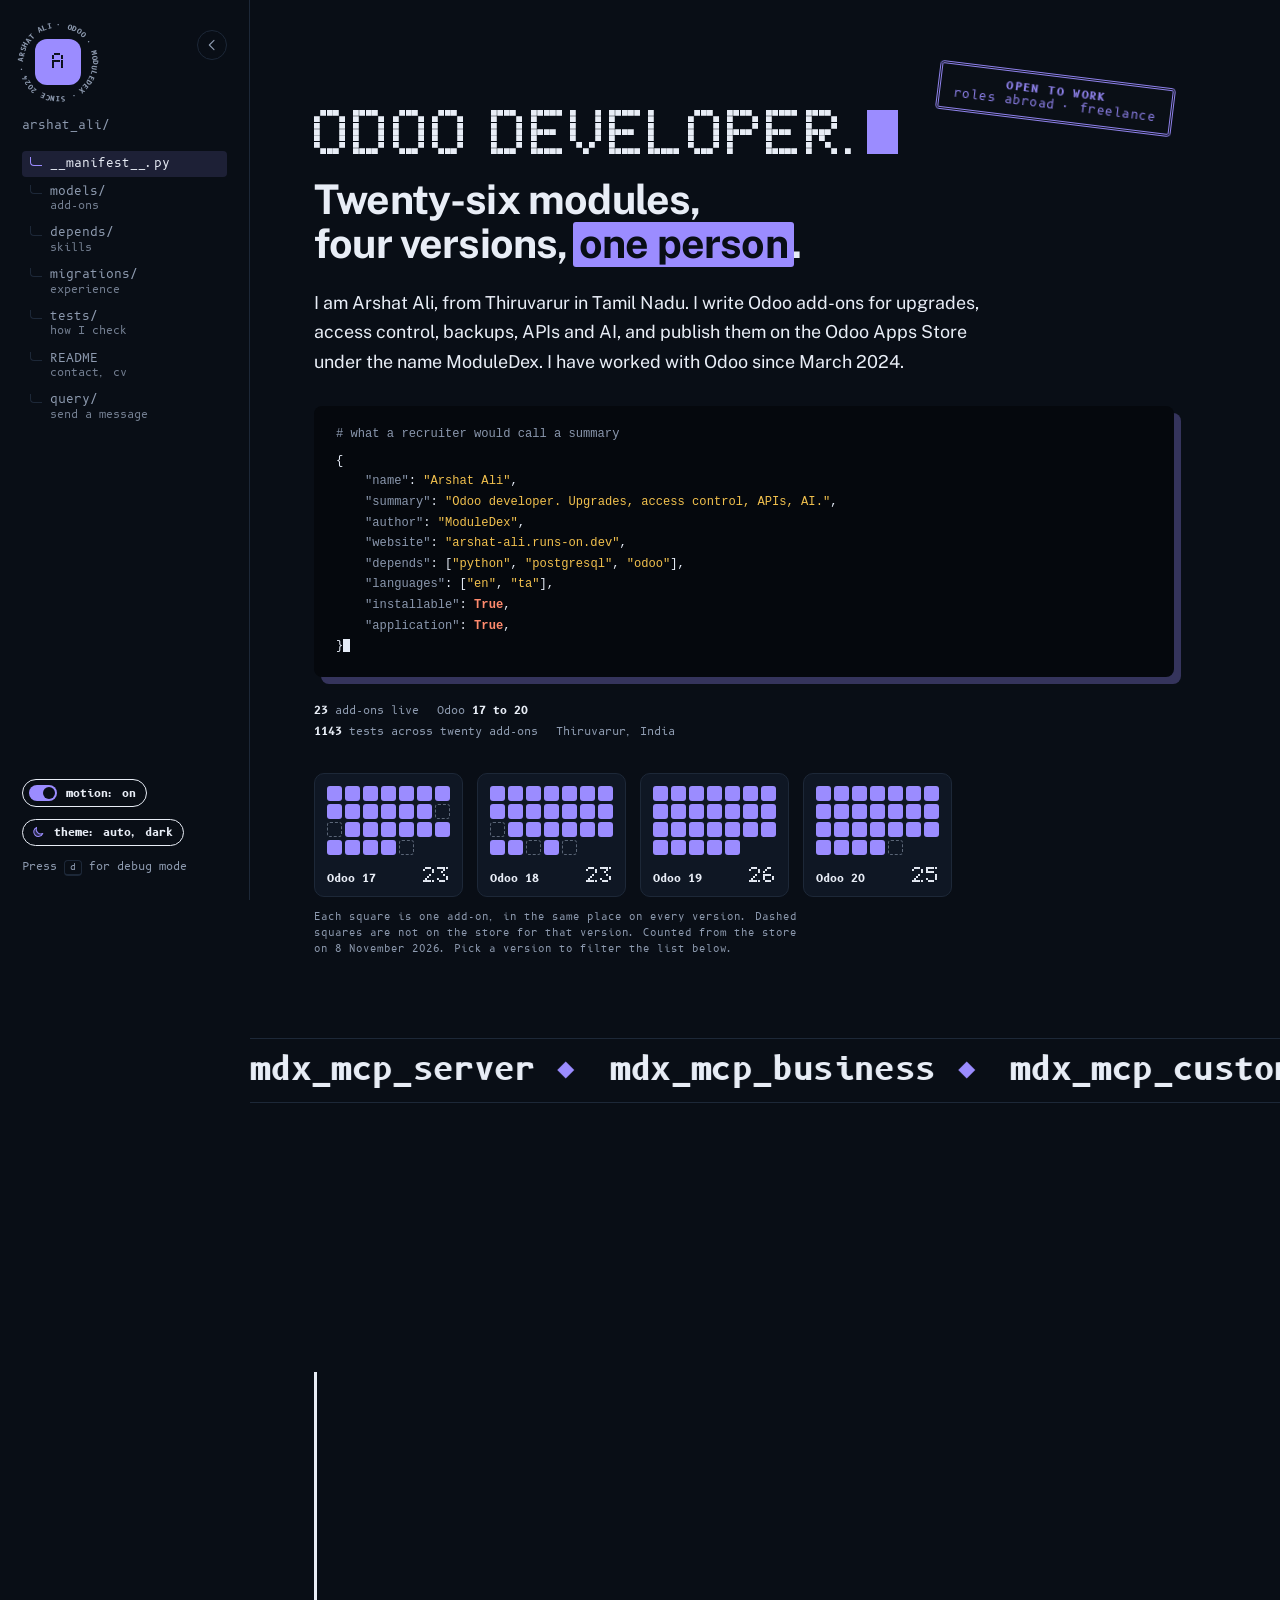
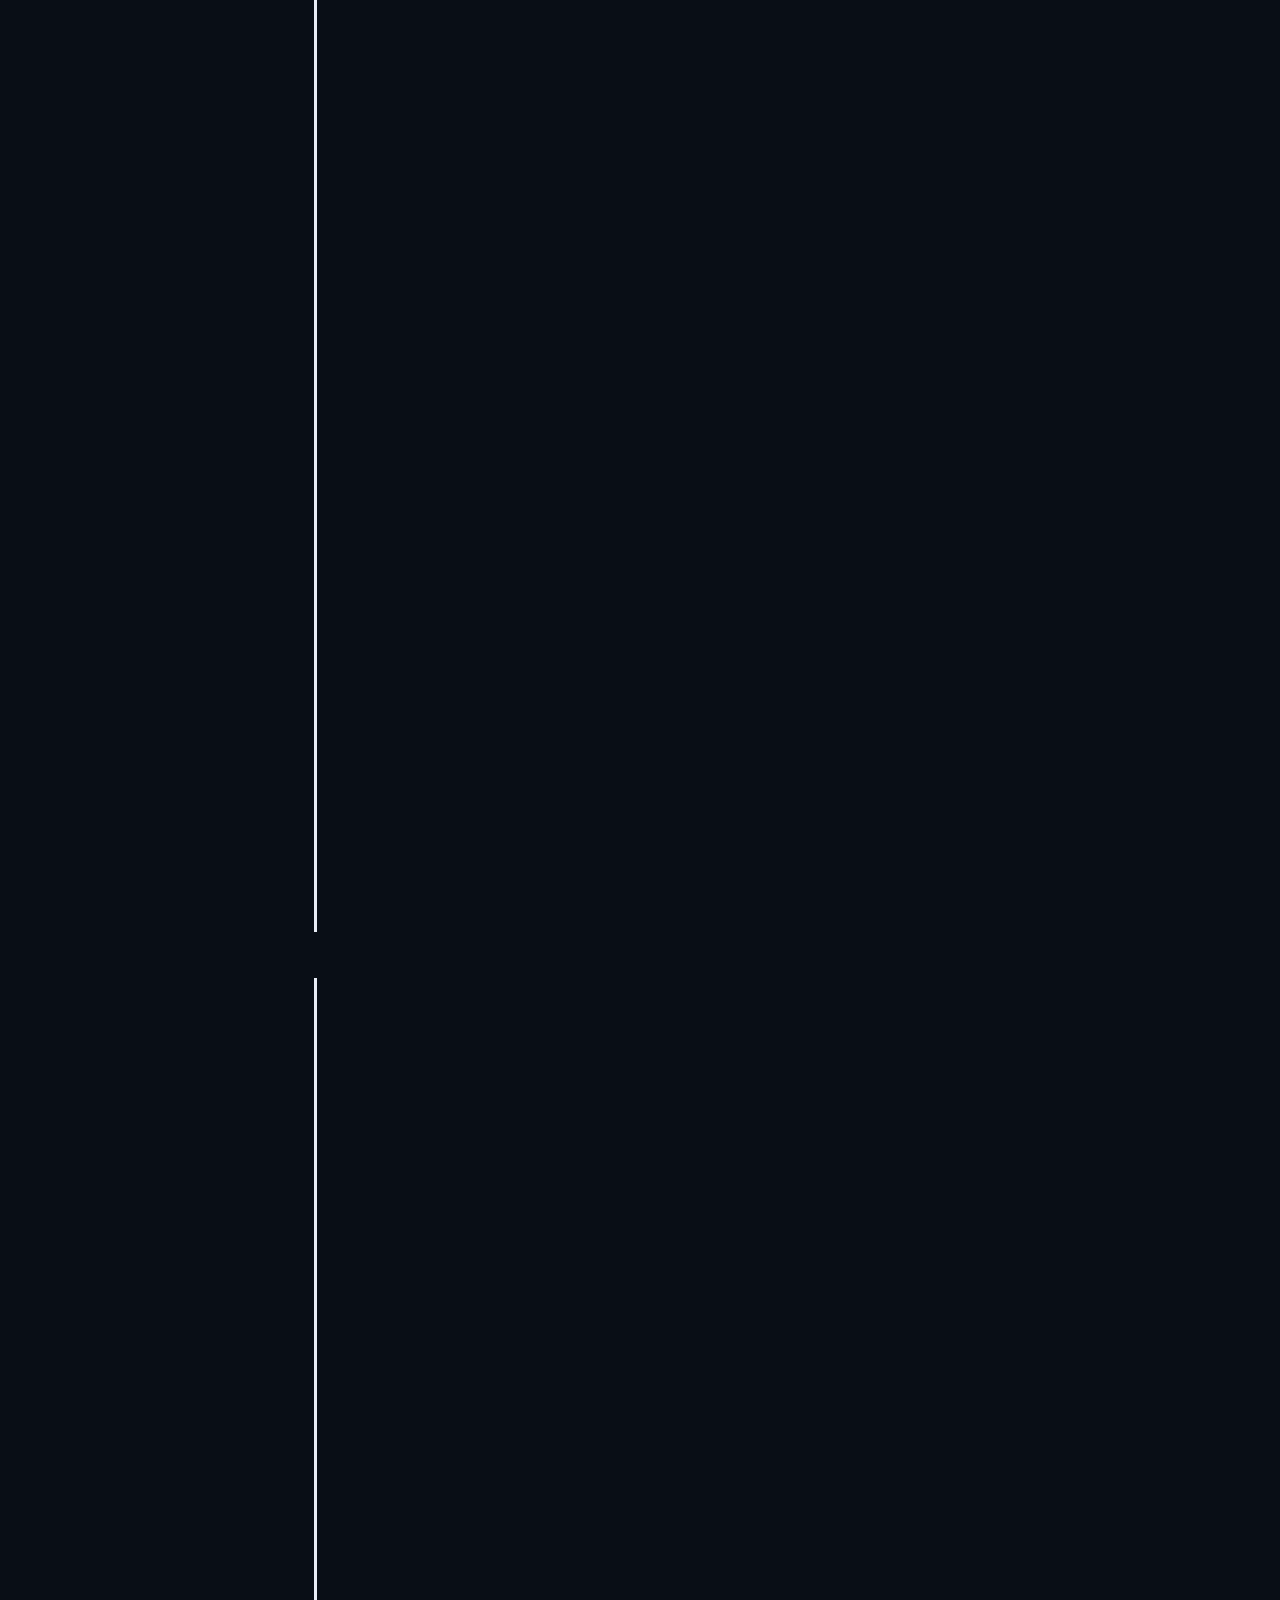
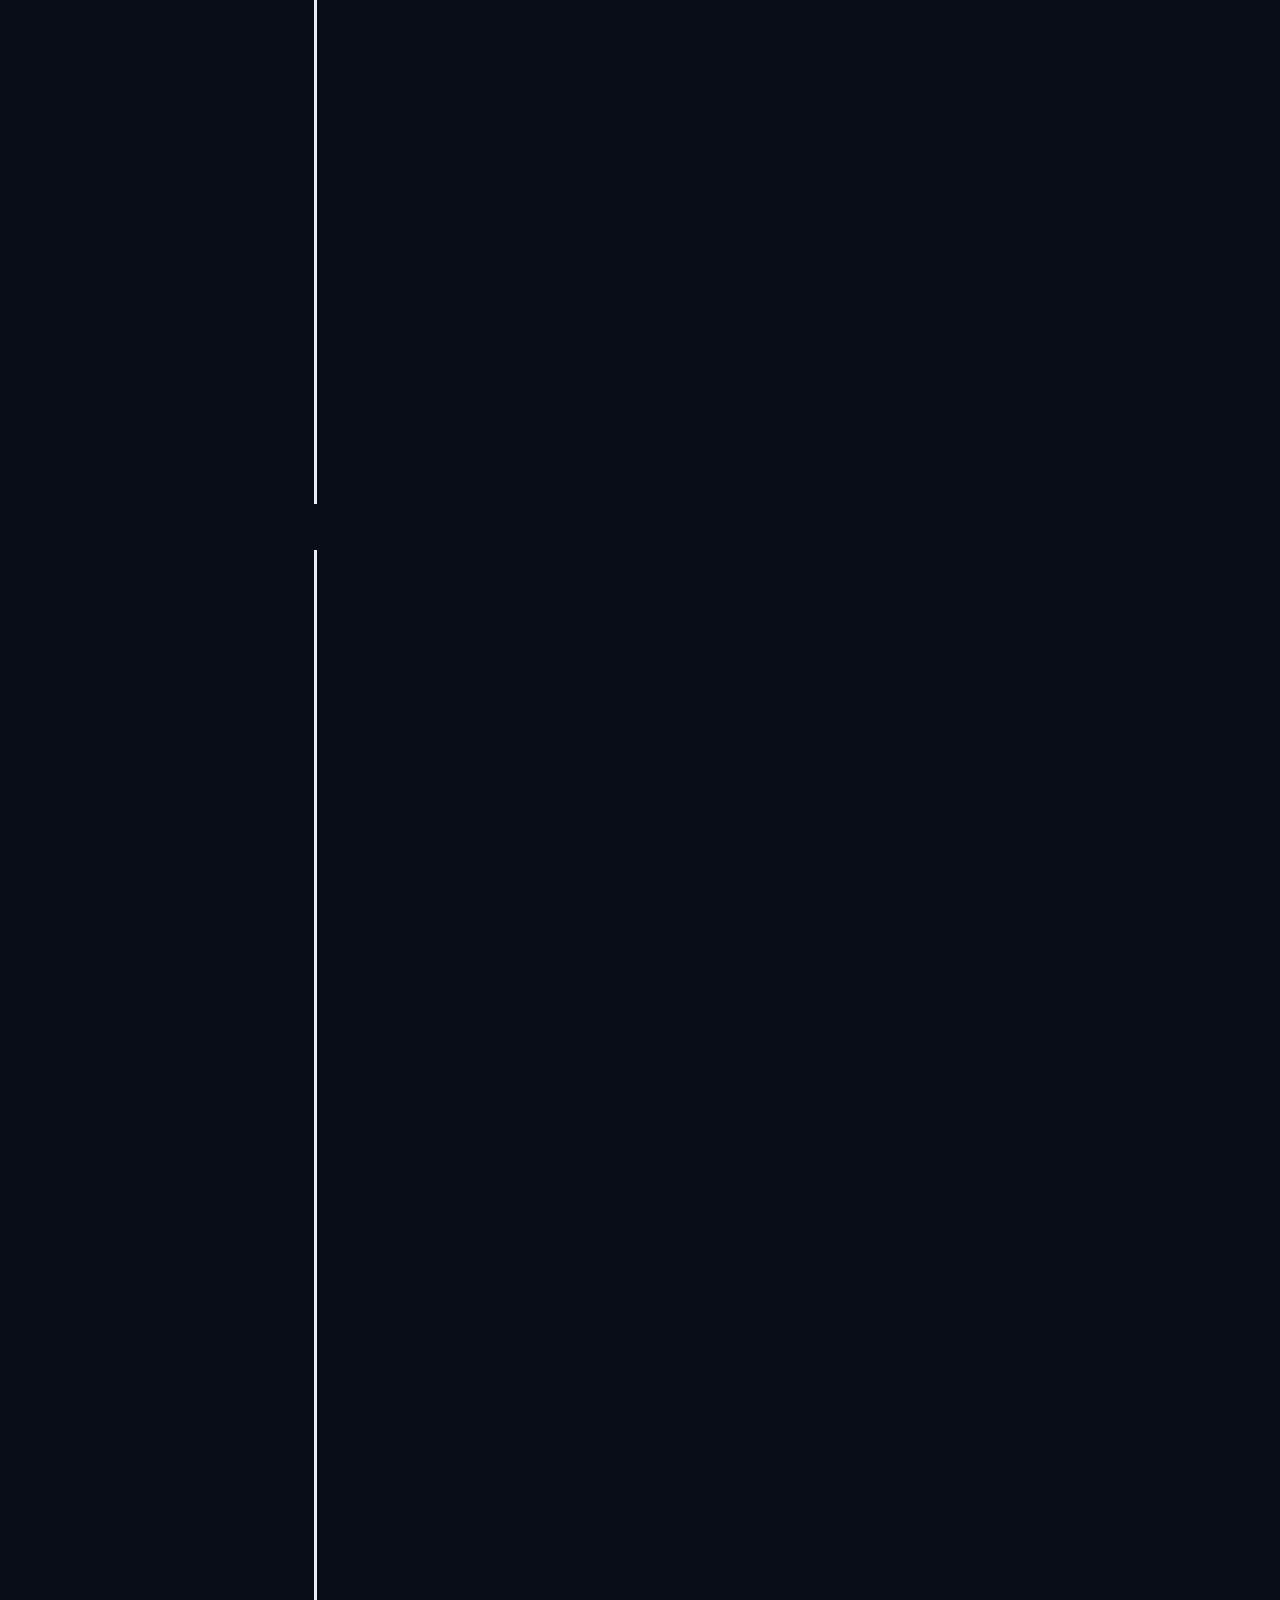
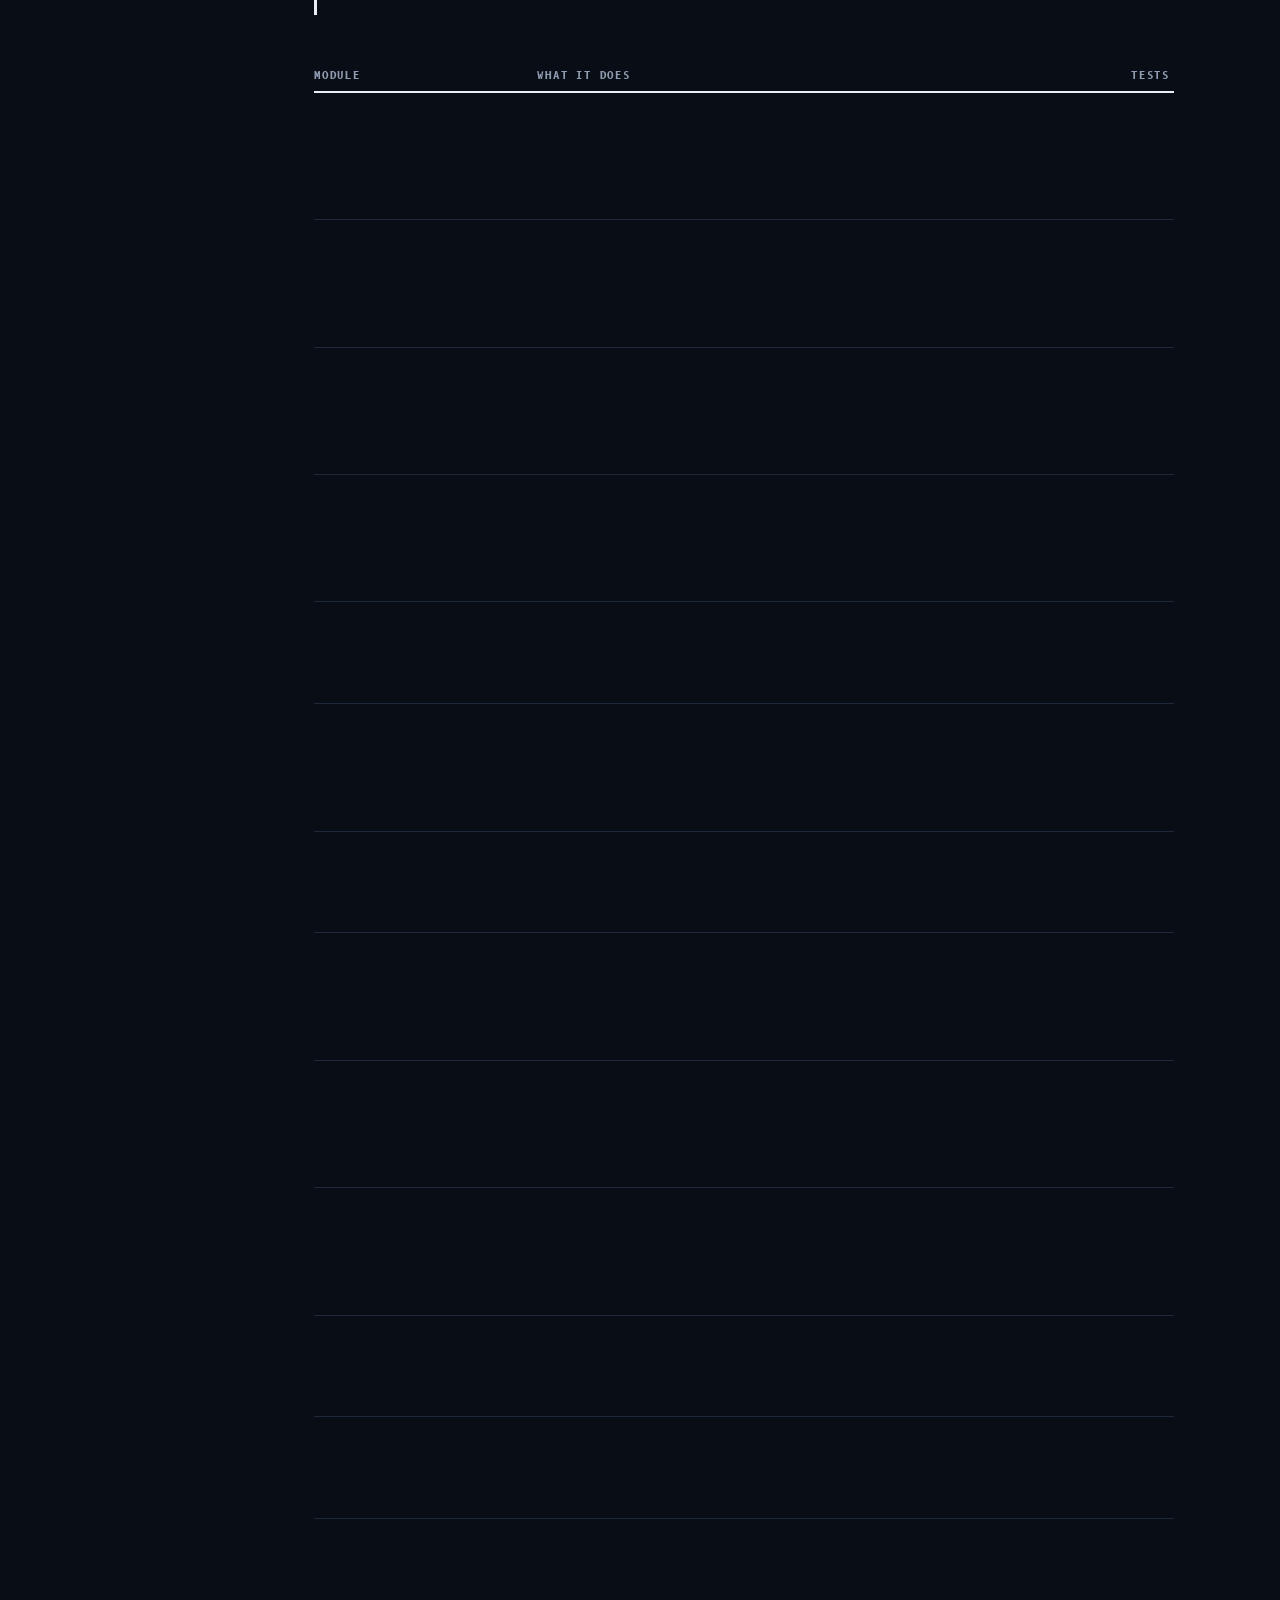
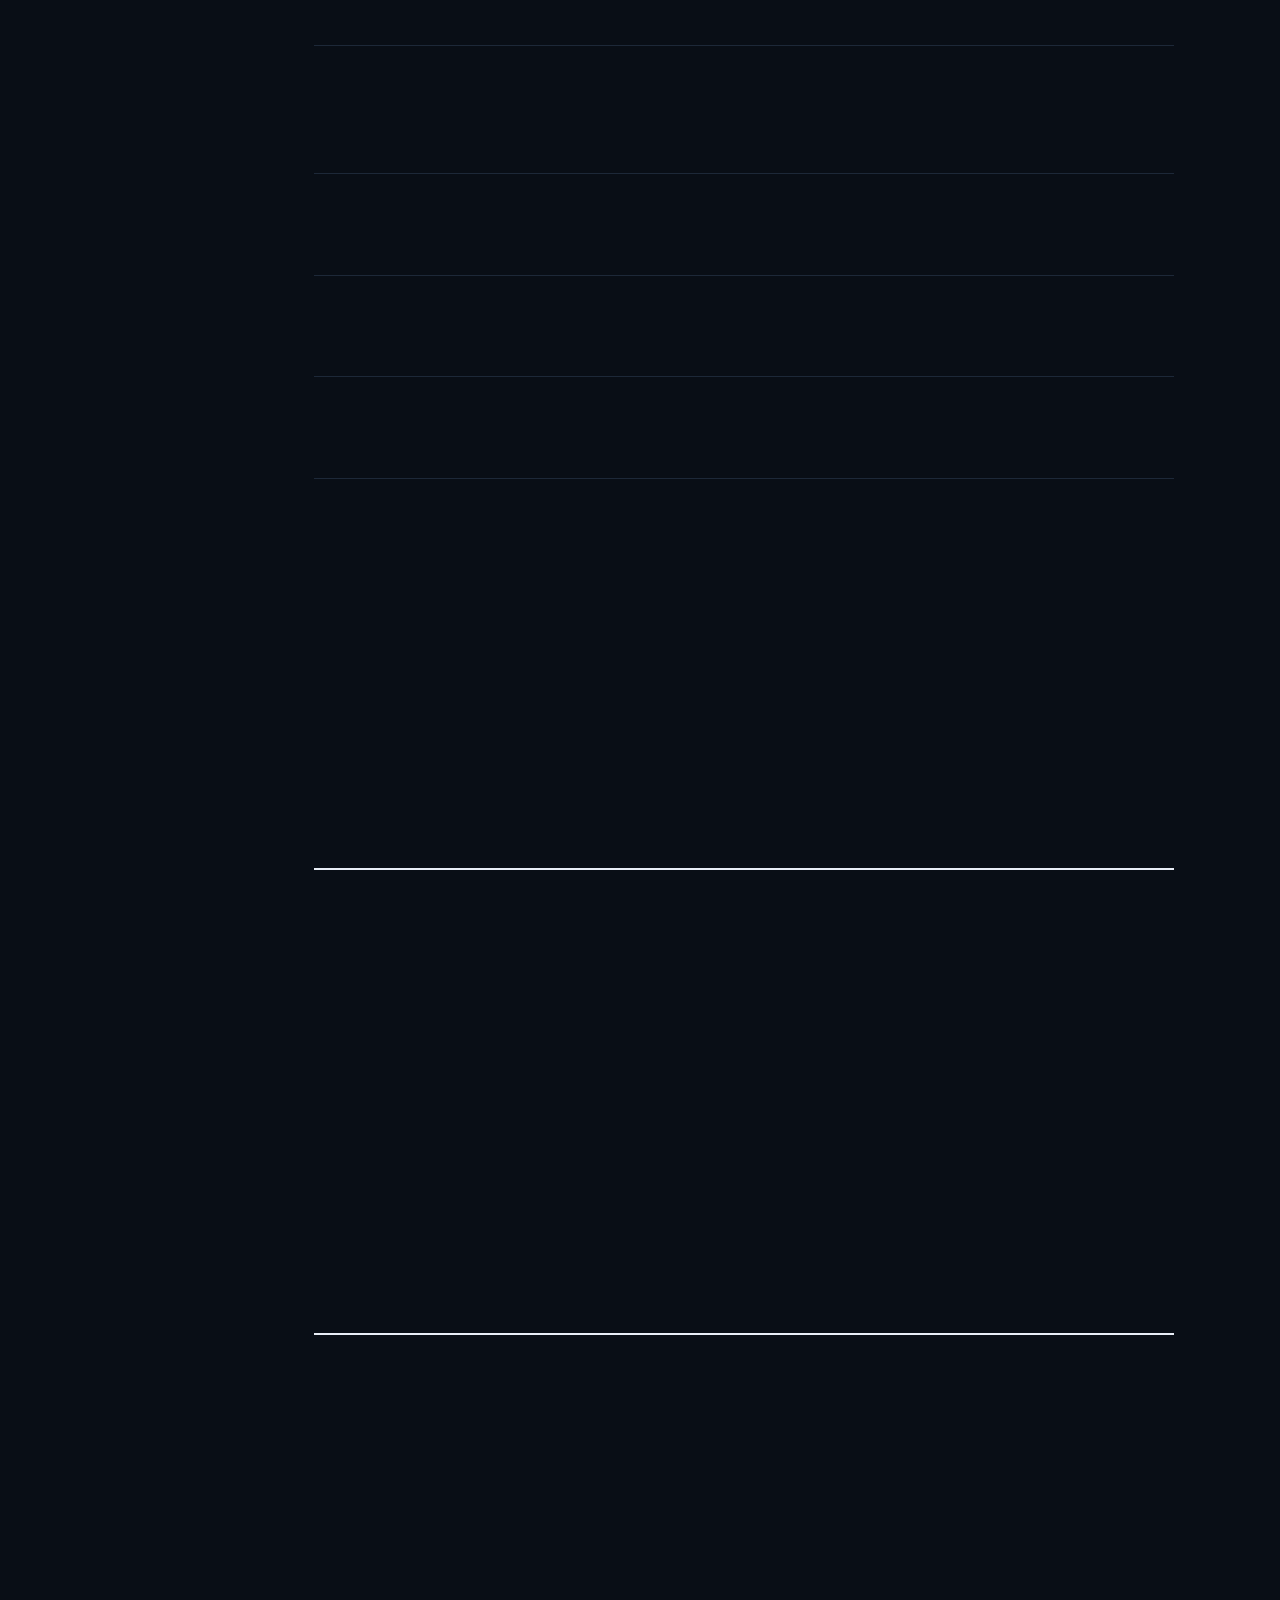
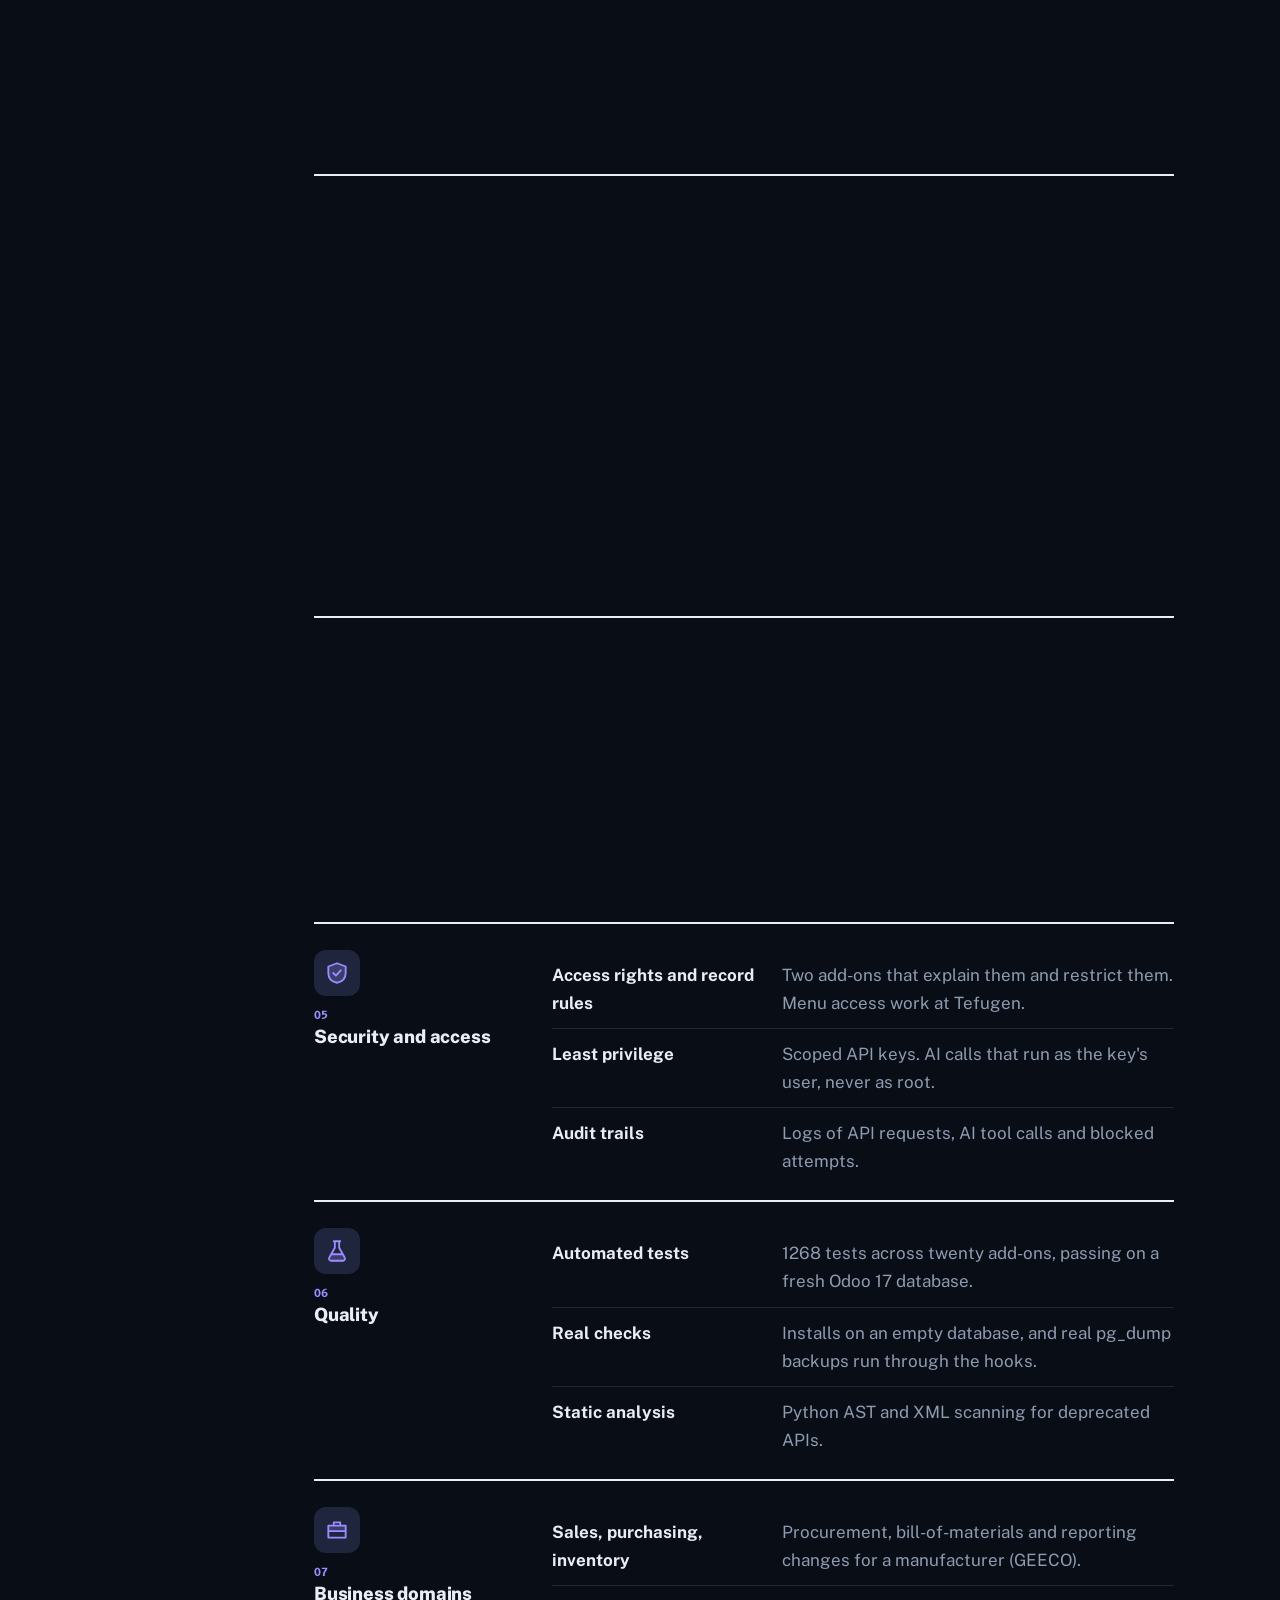
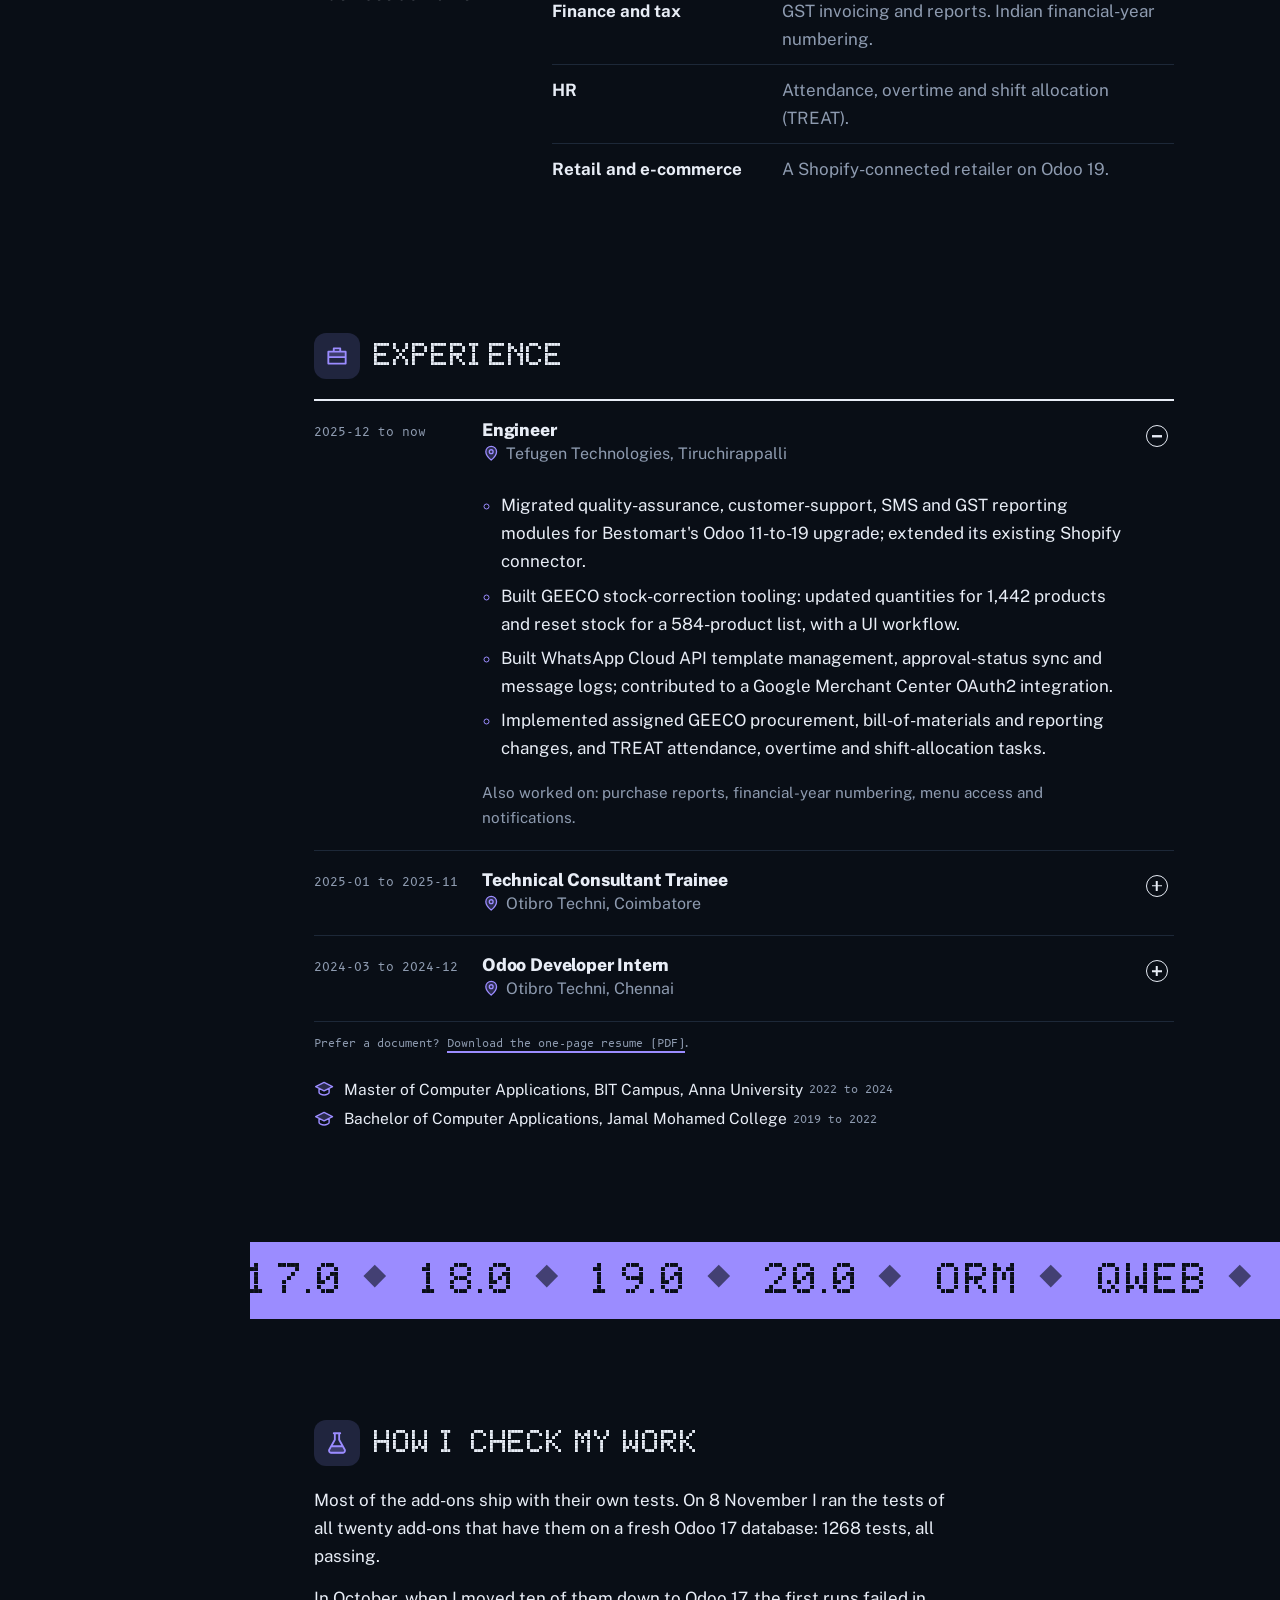
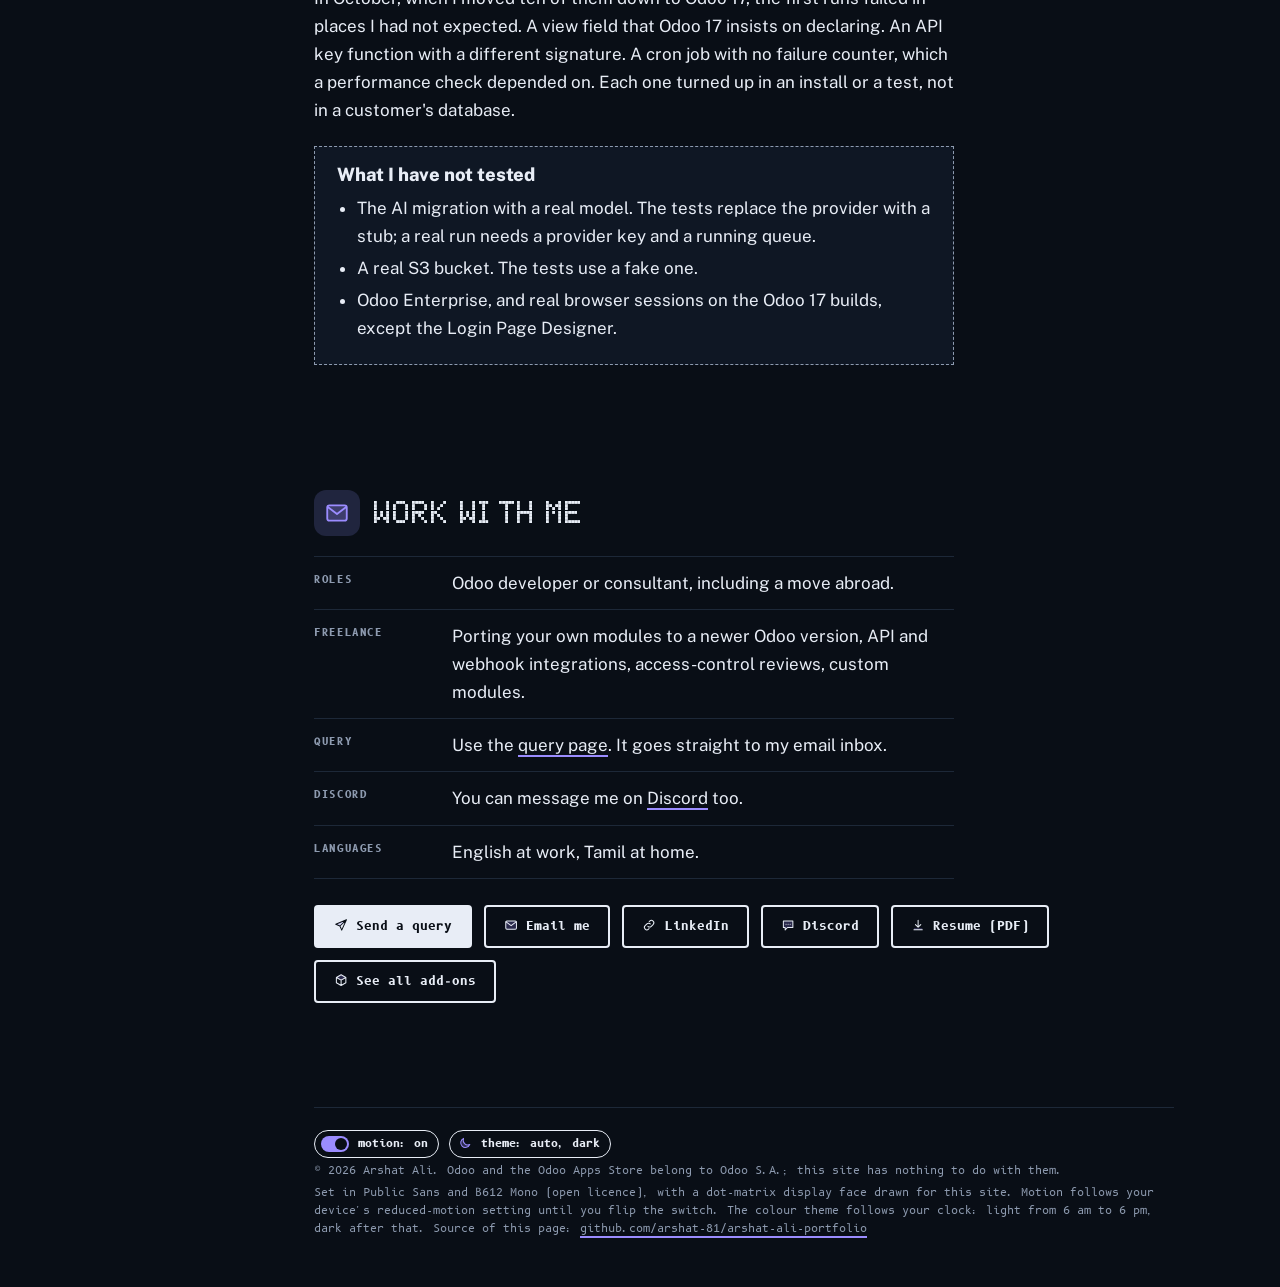
<file: index.html>
<!doctype html>
<html lang="en">
<head>
<meta charset="utf-8">
<meta name="viewport" content="width=device-width, initial-scale=1">
<meta name="color-scheme" content="light dark">
<meta name="theme-color" content="#eef1f6">
<title>Arshat Ali | Odoo Developer for Upgrades, APIs and AI</title>
<meta name="description" content="Arshat Ali is an Odoo developer in India. He writes Odoo add-ons for upgrades, access control, backups, APIs and AI: twenty-six modules on the Apps Store.">
<meta name="author" content="Arshat Ali">
<meta name="robots" content="index, follow, max-image-preview:large">
<link rel="canonical" href="https://arshat-ali.runs-on.dev/">
<link rel="alternate" hreflang="en" href="https://arshat-ali.runs-on.dev/">
<link rel="alternate" hreflang="x-default" href="https://arshat-ali.runs-on.dev/">
<meta property="og:type" content="profile">
<meta property="og:site_name" content="Arshat Ali">
<meta property="og:locale" content="en">
<meta property="og:url" content="https://arshat-ali.runs-on.dev/">
<meta property="og:title" content="Arshat Ali | Odoo Developer for Upgrades, APIs and AI">
<meta property="og:description" content="Arshat Ali is an Odoo developer in India. He writes Odoo add-ons for upgrades, access control, backups, APIs and AI: twenty-six modules on the Apps Store.">
<meta property="og:image" content="https://arshat-ali.runs-on.dev/img/og-image.png">
<meta property="og:image:type" content="image/png">
<meta property="og:image:width" content="1200">
<meta property="og:image:height" content="630">
<meta property="og:image:alt" content="Arshat Ali, Odoo developer: twenty-six add-ons on the Odoo Apps Store for Odoo 17 to 20, drawn as twenty-six squares.">
<meta name="twitter:card" content="summary_large_image">
<meta name="twitter:title" content="Arshat Ali | Odoo Developer for Upgrades, APIs and AI">
<meta name="twitter:description" content="Arshat Ali is an Odoo developer in India. He writes Odoo add-ons for upgrades, access control, backups, APIs and AI: twenty-six modules on the Apps Store.">
<meta name="twitter:image" content="https://arshat-ali.runs-on.dev/img/og-image.png">
<meta name="twitter:image:alt" content="Arshat Ali, Odoo developer: twenty-six add-ons on the Odoo Apps Store for Odoo 17 to 20, drawn as twenty-six squares.">
<link rel="icon" href="/favicon.svg" type="image/svg+xml">
<link rel="icon" href="/favicon.ico" sizes="48x48">
<link rel="apple-touch-icon" href="/apple-touch-icon.png">
<link rel="me" href="https://www.linkedin.com/in/arshat-ali">
<script type="application/ld+json">{"@context":"https://schema.org","@graph":[{"@type":"WebSite","@id":"https://arshat-ali.runs-on.dev/#website","url":"https://arshat-ali.runs-on.dev/","name":"Arshat Ali","inLanguage":"en","publisher":{"@id":"https://arshat-ali.runs-on.dev/#person"}},{"@type":"ProfilePage","@id":"https://arshat-ali.runs-on.dev/#webpage","url":"https://arshat-ali.runs-on.dev/","name":"Arshat Ali | Odoo Developer for Upgrades, APIs and AI","description":"Arshat Ali is an Odoo developer in India. He writes Odoo add-ons for upgrades, access control, backups, APIs and AI: twenty-six modules on the Apps Store.","isPartOf":{"@id":"https://arshat-ali.runs-on.dev/#website"},"about":{"@id":"https://arshat-ali.runs-on.dev/#person"},"mainEntity":{"@id":"https://arshat-ali.runs-on.dev/#person"},"dateModified":"2026-10-26","inLanguage":"en","primaryImageOfPage":"https://arshat-ali.runs-on.dev/img/og-image.png"},{"@type":"Person","@id":"https://arshat-ali.runs-on.dev/#person","name":"Arshat Ali","jobTitle":"Odoo Developer","url":"https://arshat-ali.runs-on.dev/","image":"https://arshat-ali.runs-on.dev/img/og-image.png","description":"Odoo developer who writes add-ons for upgrades, access control, backups, APIs and AI, published on the Odoo Apps Store as ModuleDex.","address":{"@type":"PostalAddress","addressLocality":"Thiruvarur","addressRegion":"Tamil Nadu","addressCountry":"IN"},"knowsAbout":["Odoo","Odoo upgrades and migrations","Python","PostgreSQL","REST APIs and webhooks","Model Context Protocol","Access control and record rules"],"alumniOf":[{"@type":"CollegeOrUniversity","name":"Anna University"},{"@type":"CollegeOrUniversity","name":"Jamal Mohamed College"}],"sameAs":["https://www.linkedin.com/in/arshat-ali","https://apps.odoo.com/apps/modules/browse?author=ModuleDex"]},{"@type":"ItemList","name":"Odoo add-ons by ModuleDex","itemListElement":[{"@type":"ListItem","position":1,"item":{"@type":"SoftwareApplication","name":"Module Migration AI","applicationCategory":"BusinessApplication","operatingSystem":"Odoo 17, 18, 19, 20","url":"https://apps.odoo.com/apps/modules/19.0/ai_module_migrator/","author":{"@id":"https://arshat-ali.runs-on.dev/#person"}}},{"@type":"ListItem","position":2,"item":{"@type":"SoftwareApplication","name":"Claude Connector for Odoo","applicationCategory":"BusinessApplication","operatingSystem":"Odoo 17, 18, 19, 20","url":"https://apps.odoo.com/apps/modules/19.0/mdx_mcp_server/","author":{"@id":"https://arshat-ali.runs-on.dev/#person"}}},{"@type":"ListItem","position":3,"item":{"@type":"SoftwareApplication","name":"REST API","applicationCategory":"BusinessApplication","operatingSystem":"Odoo 17, 18, 19, 20","url":"https://apps.odoo.com/apps/modules/19.0/mdx_api_gateway/","author":{"@id":"https://arshat-ali.runs-on.dev/#person"}}},{"@type":"ListItem","position":4,"item":{"@type":"SoftwareApplication","name":"S3 Attachment Storage","applicationCategory":"BusinessApplication","operatingSystem":"Odoo 17, 18, 19, 20","url":"https://apps.odoo.com/apps/modules/19.0/mdx_object_storage/","author":{"@id":"https://arshat-ali.runs-on.dev/#person"}}},{"@type":"ListItem","position":5,"item":{"@type":"SoftwareApplication","name":"User Access Control","applicationCategory":"BusinessApplication","operatingSystem":"Odoo 17, 18, 19, 20","url":"https://apps.odoo.com/apps/modules/19.0/mdx_access_control/","author":{"@id":"https://arshat-ali.runs-on.dev/#person"}}},{"@type":"ListItem","position":6,"item":{"@type":"SoftwareApplication","name":"Access Rights Manager","applicationCategory":"BusinessApplication","operatingSystem":"Odoo 17, 18, 19, 20","url":"https://apps.odoo.com/apps/modules/19.0/mdx_access_manager/","author":{"@id":"https://arshat-ali.runs-on.dev/#person"}}},{"@type":"ListItem","position":7,"item":{"@type":"SoftwareApplication","name":"Performance Auditor","applicationCategory":"BusinessApplication","operatingSystem":"Odoo 17, 18, 19, 20","url":"https://apps.odoo.com/apps/modules/19.0/mdx_perf_auditor/","author":{"@id":"https://arshat-ali.runs-on.dev/#person"}}},{"@type":"ListItem","position":8,"item":{"@type":"SoftwareApplication","name":"Database Backup","applicationCategory":"BusinessApplication","operatingSystem":"Odoo 17, 18, 19, 20","url":"https://apps.odoo.com/apps/modules/19.0/mdx_backup_manager/","author":{"@id":"https://arshat-ali.runs-on.dev/#person"}}},{"@type":"ListItem","position":9,"item":{"@type":"SoftwareApplication","name":"Credential Encryption","applicationCategory":"BusinessApplication","operatingSystem":"Odoo 17, 18, 19, 20","url":"https://apps.odoo.com/apps/modules/19.0/mdx_credential_vault/","author":{"@id":"https://arshat-ali.runs-on.dev/#person"}}},{"@type":"ListItem","position":10,"item":{"@type":"SoftwareApplication","name":"Access Rights Simulator","applicationCategory":"BusinessApplication","operatingSystem":"Odoo 17, 18, 19, 20","url":"https://apps.odoo.com/apps/modules/19.0/mdx_security_simulator/","author":{"@id":"https://arshat-ali.runs-on.dev/#person"}}},{"@type":"ListItem","position":11,"item":{"@type":"SoftwareApplication","name":"Upgrade Scanner","applicationCategory":"BusinessApplication","operatingSystem":"Odoo 17, 18, 19, 20","url":"https://apps.odoo.com/apps/modules/19.0/mdx_upgrade_scanner/","author":{"@id":"https://arshat-ali.runs-on.dev/#person"}}},{"@type":"ListItem","position":12,"item":{"@type":"SoftwareApplication","name":"XML ID Finder","applicationCategory":"BusinessApplication","operatingSystem":"Odoo 17, 18, 19, 20","url":"https://apps.odoo.com/apps/modules/19.0/mdx_external_id_finder/","author":{"@id":"https://arshat-ali.runs-on.dev/#person"}}},{"@type":"ListItem","position":13,"item":{"@type":"SoftwareApplication","name":"SQL Query Builder","applicationCategory":"BusinessApplication","operatingSystem":"Odoo 17, 18, 19, 20","url":"https://apps.odoo.com/apps/modules/19.0/data_insight_workbench/","author":{"@id":"https://arshat-ali.runs-on.dev/#person"}}},{"@type":"ListItem","position":14,"item":{"@type":"SoftwareApplication","name":"Keep Debug Mode On","applicationCategory":"BusinessApplication","operatingSystem":"Odoo 18, 19, 20","url":"https://apps.odoo.com/apps/modules/19.0/mdx_keep_debug/","author":{"@id":"https://arshat-ali.runs-on.dev/#person"}}},{"@type":"ListItem","position":15,"item":{"@type":"SoftwareApplication","name":"BigCommerce Connector","applicationCategory":"BusinessApplication","operatingSystem":"Odoo 19, 20","url":"https://apps.odoo.com/apps/modules/19.0/mdx_bigcommerce_connector/","author":{"@id":"https://arshat-ali.runs-on.dev/#person"}}},{"@type":"ListItem","position":16,"item":{"@type":"SoftwareApplication","name":"Login Page Designer","applicationCategory":"BusinessApplication","operatingSystem":"Odoo 17, 18, 19, 20","url":"https://apps.odoo.com/apps/modules/19.0/mdx_login_studio/","author":{"@id":"https://arshat-ali.runs-on.dev/#person"}}},{"@type":"ListItem","position":17,"item":{"@type":"SoftwareApplication","name":"Access Control Advanced","applicationCategory":"BusinessApplication","operatingSystem":"Odoo 17, 18, 19, 20","url":"https://apps.odoo.com/apps/modules/19.0/mdx_access_control_advanced/","author":{"@id":"https://arshat-ali.runs-on.dev/#person"}}},{"@type":"ListItem","position":18,"item":{"@type":"SoftwareApplication","name":"Free Database Backup","applicationCategory":"BusinessApplication","operatingSystem":"Odoo 17, 18, 19, 20","url":"https://apps.odoo.com/apps/modules/19.0/mdx_backup_lite/","author":{"@id":"https://arshat-ali.runs-on.dev/#person"}}},{"@type":"ListItem","position":19,"item":{"@type":"SoftwareApplication","name":"MCP Access Control","applicationCategory":"BusinessApplication","operatingSystem":"Odoo 17, 18, 19, 20","url":"https://apps.odoo.com/apps/modules/19.0/mdx_mcp_access/","author":{"@id":"https://arshat-ali.runs-on.dev/#person"}}},{"@type":"ListItem","position":20,"item":{"@type":"SoftwareApplication","name":"Claude Business Tools","applicationCategory":"BusinessApplication","operatingSystem":"Odoo 17, 18, 19, 20","url":"https://apps.odoo.com/apps/modules/19.0/mdx_mcp_business/","author":{"@id":"https://arshat-ali.runs-on.dev/#person"}}},{"@type":"ListItem","position":21,"item":{"@type":"SoftwareApplication","name":"AI Customization","applicationCategory":"BusinessApplication","operatingSystem":"Odoo 17, 18, 19, 20","url":"https://apps.odoo.com/apps/modules/19.0/mdx_mcp_customize/","author":{"@id":"https://arshat-ali.runs-on.dev/#person"}}},{"@type":"ListItem","position":22,"item":{"@type":"SoftwareApplication","name":"MCP Developer Tools","applicationCategory":"BusinessApplication","operatingSystem":"Odoo 17, 18, 19, 20","url":"https://apps.odoo.com/apps/modules/19.0/mdx_mcp_dev/","author":{"@id":"https://arshat-ali.runs-on.dev/#person"}}},{"@type":"ListItem","position":23,"item":{"@type":"SoftwareApplication","name":"MCP OAuth 2.1","applicationCategory":"BusinessApplication","operatingSystem":"Odoo 17, 18, 19, 20","url":"https://apps.odoo.com/apps/modules/19.0/mdx_mcp_oauth/","author":{"@id":"https://arshat-ali.runs-on.dev/#person"}}},{"@type":"ListItem","position":24,"item":{"@type":"SoftwareApplication","name":"Password Policy","applicationCategory":"BusinessApplication","operatingSystem":"Odoo 17, 19, 20","url":"https://apps.odoo.com/apps/modules/19.0/mdx_password_policy/","author":{"@id":"https://arshat-ali.runs-on.dev/#person"}}},{"@type":"ListItem","position":25,"item":{"@type":"SoftwareApplication","name":"SAML SSO and SCIM","applicationCategory":"BusinessApplication","operatingSystem":"Odoo 17, 18, 19, 20","url":"https://apps.odoo.com/apps/modules/19.0/mdx_saml_scim/","author":{"@id":"https://arshat-ali.runs-on.dev/#person"}}},{"@type":"ListItem","position":26,"item":{"@type":"SoftwareApplication","name":"Claude and Ollama for Odoo AI","applicationCategory":"BusinessApplication","operatingSystem":"Odoo 19","url":"https://apps.odoo.com/apps/modules/19.0/mdx_ai_providers/","author":{"@id":"https://arshat-ali.runs-on.dev/#person"}}}]}]}</script>
<link rel="preload" href="fonts/matrix.woff2" as="font" type="font/woff2" crossorigin>
<link rel="preload" href="fonts/body.woff2" as="font" type="font/woff2" crossorigin>
<script>
/* Motion follows the device's reduced-motion setting. The colour theme follows the visitor's own clock: light from 6 am to 6 pm, dark otherwise.
   Both can be overridden with the switches on the page, or once with ?motion=on|off and ?theme=light|dark|auto. */
(function () {
  var r = document.documentElement, store = {};
  ["motion", "theme"].forEach(function (k) { try { store[k] = localStorage.getItem(k); } catch (e) {} });
  try {
    var qs = new URLSearchParams(location.search), strip = false;
    [["motion", /^(on|off)$/], ["theme", /^(light|dark|auto)$/]].forEach(function (p) {
      var v = qs.get(p[0]);
      if (v === null) return;
      strip = true; qs.delete(p[0]);
      if (p[1].test(v)) { store[p[0]] = v; try { localStorage.setItem(p[0], v); } catch (e) {} }
    });
    if (strip) { var rest = qs.toString(); history.replaceState(null, "", location.pathname + (rest ? "?" + rest : "") + location.hash); }
  } catch (e) {}

  var LIGHT_FROM = 6, DARK_FROM = 18;
  function byClock() { var h = new Date().getHours(); return h >= LIGHT_FROM && h < DARK_FROM ? "light" : "dark"; }
  window.mdxTheme = { byClock: byClock };
  var mode = store.theme === "light" || store.theme === "dark" ? store.theme : "auto";
  var theme = mode === "auto" ? byClock() : mode;
  r.setAttribute("data-theme", theme);
  r.setAttribute("data-theme-mode", mode);
  var side = null;
  try { side = localStorage.getItem("sidebar"); } catch (e) {}
  r.setAttribute("data-sidebar", side === "rail" || side === "open" ? side : (window.innerWidth < 1100 ? "rail" : "open"));
  var meta = document.querySelector('meta[name="theme-color"]');
  if (meta) meta.setAttribute("content", theme === "dark" ? "#090e16" : "#eef1f6");

  var device = !!(window.matchMedia && matchMedia("(prefers-reduced-motion: reduce)").matches);
  var reduce = store.motion === "on" ? false : store.motion === "off" ? true : device;
  r.classList.add("js");
  if (reduce) r.classList.add("rm", "ready");
  r.setAttribute("data-motion", reduce ? "off" : "on");
  r.setAttribute("data-device-reduces", device ? "yes" : "no");
})();
</script>
<noscript><link rel="stylesheet" href="noscript.css"></noscript>
<link rel="stylesheet" href="site.css?v=11">
</head>
<body>
<svg class="sprite" width="0" height="0" aria-hidden="true" focusable="false"><defs>
<symbol id="i-cube" viewBox="0 0 24 24"><path class="ac" d="M12 3 20 7.5 12 12 4 7.5z"/><path d="M12 3 20 7.5v9L12 21 4 16.5v-9zM12 12v9M4 7.5 12 12l8-4.5"/></symbol>
<symbol id="i-up" viewBox="0 0 24 24"><path class="ac" d="M3 20h5v-5h5v-5h5v10z"/><path d="M3 20h5v-5h5v-5h5M18 10V3M15 6l3-3 3 3"/></symbol>
<symbol id="i-plug" viewBox="0 0 24 24"><path class="ac" d="M6 8h12v3a6 6 0 0 1-12 0z"/><path d="M9 3v5M15 3v5M6 8h12v3a6 6 0 0 1-12 0zM12 17v4"/></symbol>
<symbol id="i-db" viewBox="0 0 24 24"><path class="ac" d="M4 6c0-1.7 3.6-3 8-3s8 1.3 8 3-3.6 3-8 3-8-1.3-8-3z"/><path d="M4 6c0-1.7 3.6-3 8-3s8 1.3 8 3-3.6 3-8 3-8-1.3-8-3zM4 6v12c0 1.7 3.6 3 8 3s8-1.3 8-3V6M4 12c0 1.7 3.6 3 8 3s8-1.3 8-3"/></symbol>
<symbol id="i-shield" viewBox="0 0 24 24"><path class="ac" d="M12 3l8 3v6c0 5-3.4 8.2-8 9-4.6-.8-8-4-8-9V6z"/><path d="M12 3l8 3v6c0 5-3.4 8.2-8 9-4.6-.8-8-4-8-9V6zM8.5 12l2.5 2.5 4.5-5"/></symbol>
<symbol id="i-test" viewBox="0 0 24 24"><path class="ac" d="M7.6 15h8.8l2.6 4.2a2 2 0 0 1-1.7 2.8H6.7A2 2 0 0 1 5 19.2z"/><path d="M9 3h6M10 3v6l-5.2 9.2A2 2 0 0 0 6.5 21h11a2 2 0 0 0 1.7-2.8L14 9V3M7.6 15h8.8"/></symbol>
<symbol id="i-case" viewBox="0 0 24 24"><path class="ac" d="M4 8h16v5H4z"/><path d="M4 8h16v11H4zM9 8V5h6v3M4 13h16"/></symbol>
<symbol id="i-key" viewBox="0 0 24 24"><circle class="ac" cx="8" cy="15" r="4"/><circle cx="8" cy="15" r="4"/><path d="M11 12l9-9M17 6l3 3M14 9l2 2"/></symbol>
<symbol id="i-chat" viewBox="0 0 24 24"><path class="ac" d="M4 5h16v11H11l-4 4v-4H4z"/><path d="M4 5h16v11H11l-4 4v-4H4zM8.5 10.5h.01M12 10.5h.01M15.5 10.5h.01"/></symbol>
<symbol id="i-clock" viewBox="0 0 24 24"><circle class="ac" cx="12" cy="12" r="9"/><circle cx="12" cy="12" r="9"/><path d="M12 7v5l3.5 2"/></symbol>
<symbol id="i-lock" viewBox="0 0 24 24"><rect class="ac" x="5" y="11" width="14" height="9" rx="2"/><rect x="5" y="11" width="14" height="9" rx="2"/><path d="M8 11V8a4 4 0 0 1 8 0v3M12 15v2"/></symbol>
<symbol id="i-scan" viewBox="0 0 24 24"><circle class="ac" cx="11" cy="11" r="6"/><circle cx="11" cy="11" r="6"/><path d="M20 20l-4.5-4.5"/></symbol>
<symbol id="i-gauge" viewBox="0 0 24 24"><path class="ac" d="M4 17a8 8 0 0 1 16 0z"/><path d="M4 17a8 8 0 1 1 16 0M12 17l4-5M3 20h18"/></symbol>
<symbol id="i-cloud" viewBox="0 0 24 24"><path class="ac" d="M7 18a4 4 0 0 1-.5-8 5.5 5.5 0 0 1 10.8-1A4.5 4.5 0 0 1 17 18z"/><path d="M7 18a4 4 0 0 1-.5-8 5.5 5.5 0 0 1 10.8-1A4.5 4.5 0 0 1 17 18zM12 11v5M9.8 13.2L12 11l2.2 2.2"/></symbol>
<symbol id="i-box" viewBox="0 0 24 24"><path class="ac" d="M3 5h18v4H3z"/><path d="M3 5h18v4H3zM5 9v10h14V9M10 13h4"/></symbol>
<symbol id="i-mail" viewBox="0 0 24 24"><rect class="ac" x="3" y="5" width="18" height="14" rx="2"/><rect x="3" y="5" width="18" height="14" rx="2"/><path d="M3.5 6.5 12 13l8.5-6.5"/></symbol>
<symbol id="i-link" viewBox="0 0 24 24"><path d="M10 14a4 4 0 0 0 5.7 0l3-3a4 4 0 0 0-5.7-5.7l-1 1M14 10a4 4 0 0 0-5.7 0l-3 3a4 4 0 0 0 5.7 5.7l1-1"/></symbol>
<symbol id="i-down" viewBox="0 0 24 24"><path class="ac" d="M5 17h14v3H5z"/><path d="M12 4v11M7.5 11 12 15.5 16.5 11M5 20h14"/></symbol>
<symbol id="i-flip" viewBox="0 0 24 24"><path d="M20 11a8 8 0 0 0-14.5-3.5M4 4v4.5h4.5M4 13a8 8 0 0 0 14.5 3.5M20 20v-4.5h-4.5"/></symbol>
<symbol id="i-arrow" viewBox="0 0 24 24"><path d="M5 12h14M13 6l6 6-6 6"/></symbol>
<symbol id="i-branch" viewBox="0 0 24 24"><circle class="ac" cx="6" cy="18" r="3"/><circle cx="6" cy="18" r="3"/><circle cx="6" cy="6" r="3"/><circle cx="18" cy="9" r="3"/><path d="M6 9v6M18 12c0 4-6 3-9.2 5"/></symbol>
<symbol id="i-users" viewBox="0 0 24 24"><circle class="ac" cx="9" cy="8" r="3.5"/><circle cx="9" cy="8" r="3.5"/><path d="M2.5 20a6.5 6.5 0 0 1 13 0M16 4.8a3.5 3.5 0 0 1 0 6.4M18 14.2a6.5 6.5 0 0 1 3.5 5.8"/></symbol>
<symbol id="i-doc" viewBox="0 0 24 24"><path class="ac" d="M6 3h8l4 4v14H6z"/><path d="M6 3h8l4 4v14H6zM14 3v4h4M9 12h6M9 16h6"/></symbol>
<symbol id="i-cap" viewBox="0 0 24 24"><path class="ac" d="M2 9l10-5 10 5-10 5z"/><path d="M2 9l10-5 10 5-10 5zM6 11.5V16c0 1.5 3 3 6 3s6-1.5 6-3v-4.5"/></symbol>
<symbol id="i-pin" viewBox="0 0 24 24"><path class="ac" d="M12 21s-7-6-7-11a7 7 0 0 1 14 0c0 5-7 11-7 11z"/><path d="M12 21s-7-6-7-11a7 7 0 0 1 14 0c0 5-7 11-7 11z"/><circle cx="12" cy="10" r="2.5"/></symbol>
<symbol id="i-code" viewBox="0 0 24 24"><path d="M8 7l-5 5 5 5M16 7l5 5-5 5M14 4l-4 16"/></symbol>
<symbol id="i-eye" viewBox="0 0 24 24"><path class="ac" d="M2 12s4-7 10-7 10 7 10 7-4 7-10 7S2 12 2 12z"/><path d="M2 12s4-7 10-7 10 7 10 7-4 7-10 7S2 12 2 12z"/><circle cx="12" cy="12" r="3"/></symbol>
<symbol id="i-sun" viewBox="0 0 24 24"><circle class="ac" cx="12" cy="12" r="4.5"/><circle cx="12" cy="12" r="4.5"/><path d="M12 2.5v2.2M12 19.3v2.2M2.5 12h2.2M19.3 12h2.2M5.3 5.3l1.6 1.6M17.1 17.1l1.6 1.6M18.7 5.3l-1.6 1.6M6.9 17.1l-1.6 1.6"/></symbol>
<symbol id="i-moon" viewBox="0 0 24 24"><path class="ac" d="M20 14.5A8 8 0 0 1 9.5 4a8 8 0 1 0 10.5 10.5z"/><path d="M20 14.5A8 8 0 0 1 9.5 4a8 8 0 1 0 10.5 10.5z"/></symbol>
<symbol id="i-send" viewBox="0 0 24 24"><path class="ac" d="M21 3 3 10.5l7 3z"/><path d="M21 3 3 10.5l7 3 3 7zM10 13.5 21 3"/></symbol>
<symbol id="i-check" viewBox="0 0 24 24"><path d="M4 12.5l5 5L20 6.5"/></symbol>
<symbol id="i-chev" viewBox="0 0 24 24"><path d="M15 5l-7 7 7 7"/></symbol>
<symbol id="i-menu" viewBox="0 0 24 24"><path d="M4 7h16M4 12h16M4 17h16"/></symbol>
<symbol id="i-motion" viewBox="0 0 24 24"><path class="ac" d="M2.5 12c2-6 4-6 6 0s4 6 6 0 3-4 4.5-4V12z"/><path d="M2.5 12c2-6 4-6 6 0s4 6 6 0 3-4 4.5-4"/></symbol>
</defs></svg>
<a class="skip" href="#main">Skip to content</a>
<div id="bar" aria-hidden="true"></div>

<div class="scrim" id="scrim" aria-hidden="true"></div>

<div class="shell">

<header class="topbar">
  <button class="menu-btn" type="button" aria-controls="sidebar" aria-expanded="false" aria-label="Open the menu"><svg class="ic" aria-hidden="true"><use href="#i-menu"/></svg></button>
  <p class="tb-title">arshat_ali/<b id="tbsec"></b></p>
</header>

<aside class="tree" id="sidebar" aria-label="Sections of this page">
  <div class="tree-head">
    <a class="mark" href="#manifest" aria-label="Top of page">
      <svg class="ring" viewBox="0 0 100 100" aria-hidden="true"><defs><path id="circ" d="M50,50 m-41,0 a41,41 0 1,1 82,0 a41,41 0 1,1 -82,0"/></defs><text><textPath href="#circ" textLength="254" lengthAdjust="spacing">ARSHAT ALI &#183; ODOO &#183; MODULEDEX &#183; SINCE 2024 &#183; </textPath></text></svg>
      <span>A</span>
    </a>
    <button class="rail-toggle" type="button" aria-controls="sidebar" aria-expanded="true" aria-label="Collapse the sidebar"><svg class="ic" aria-hidden="true"><use href="#i-chev"/></svg></button>
  </div>
  <p class="tree-root">arshat_ali/</p>
  <nav>
    <div class="ind" aria-hidden="true"></div>
    <a href="#manifest" data-label="__manifest__.py"><span class="br" aria-hidden="true"></span><svg class="ic ni" aria-hidden="true"><use href="#i-doc"/></svg><span class="lb">__manifest__.py</span></a>
    <a href="#models" data-label="models/ · add-ons"><span class="br" aria-hidden="true"></span><svg class="ic ni" aria-hidden="true"><use href="#i-cube"/></svg><span class="lb">models/<small>add-ons</small></span></a>
    <a href="#depends" data-label="depends/ · skills"><span class="br" aria-hidden="true"></span><svg class="ic ni" aria-hidden="true"><use href="#i-code"/></svg><span class="lb">depends/<small>skills</small></span></a>
    <a href="#migrations" data-label="migrations/ · experience"><span class="br" aria-hidden="true"></span><svg class="ic ni" aria-hidden="true"><use href="#i-case"/></svg><span class="lb">migrations/<small>experience</small></span></a>
    <a href="#tests" data-label="tests/ · how I check"><span class="br" aria-hidden="true"></span><svg class="ic ni" aria-hidden="true"><use href="#i-test"/></svg><span class="lb">tests/<small>how I check</small></span></a>
    <a href="#readme" data-label="README · contact, cv"><span class="br" aria-hidden="true"></span><svg class="ic ni" aria-hidden="true"><use href="#i-mail"/></svg><span class="lb">README<small>contact, cv</small></span></a>
    <a href="query" data-label="query/ · send a message"><span class="br" aria-hidden="true"></span><svg class="ic ni" aria-hidden="true"><use href="#i-send"/></svg><span class="lb">query/<small>send a message</small></span></a>
  </nav>
  <div class="tree-foot">
    <button class="motion" type="button" aria-pressed="true" title="Turn the animations on or off for this site"><svg class="ic mo" aria-hidden="true"><use href="#i-motion"/></svg><span class="sw" aria-hidden="true"></span><span class="lbl">motion: on</span></button>
    <button class="theme" type="button" title="Light by day, dark by evening. Click to choose light, dark or automatic."><svg class="ic" aria-hidden="true"><use href="#i-sun"/></svg><span class="lbl">theme: auto, light</span></button>
    <p>Press <kbd>d</kbd> for debug mode</p>
  </div>
</aside>

<main id="main">

<section id="manifest" data-file="__manifest__.py">
  <div class="stamp">Open to work<small>roles abroad &middot; freelance</small></div>
  <p class="file">arshat_ali/__manifest__.py</p>
  <h1><span class="ln px"><span>Odoo developer.</span></span>
    <span class="ln l2"><span>Twenty-six modules,</span></span>
    <span class="ln l2"><span>four versions, <mark>one person</mark>.</span></span></h1>
  <p class="lead" data-r>I am Arshat Ali, from Thiruvarur in Tamil Nadu. I write Odoo add-ons for upgrades, access control, backups, APIs and AI, and publish them on the Odoo Apps Store under the name ModuleDex. I have worked with Odoo since March 2024.</p>

  <pre class="manifest" data-r aria-label="A manifest file describing Arshat Ali"><code><span class="cl cap"># what a recruiter would call a summary</span><span class="cl">{</span><span class="cl">    <span class="k">"name"</span>: <span class="s">"Arshat Ali"</span>,</span><span class="cl">    <span class="k">"summary"</span>: <span class="s">"Odoo developer. Upgrades, access control, APIs, AI."</span>,</span><span class="cl">    <span class="k">"author"</span>: <span class="s">"ModuleDex"</span>,</span><span class="cl">    <span class="k">"website"</span>: <span class="s">"arshat-ali.runs-on.dev"</span>,</span><span class="cl">    <span class="k">"depends"</span>: [<span class="s">"python"</span>, <span class="s">"postgresql"</span>, <span class="s">"odoo"</span>],</span><span class="cl">    <span class="k">"languages"</span>: [<span class="s">"en"</span>, <span class="s">"ta"</span>],</span><span class="cl">    <span class="k">"installable"</span>: <span class="t">True</span>,</span><span class="cl">    <span class="k">"application"</span>: <span class="t">True</span>,</span><span class="cl">}<span class="caret" aria-hidden="true"></span></span></code></pre>

  <p class="status" data-r><span><b data-count="26">26</b> add-ons live</span><span>Odoo <b>17 to 20</b></span><span><b data-count="1268">1268</b> tests across twenty add-ons</span><span>Thiruvarur, India</span></p>

  <figure class="vers" data-r>
    <div class="vcols" role="group" aria-label="Add-ons on the Odoo Apps Store, by Odoo version"></div>
    <figcaption>Each square is one add-on, in the same place on every version. Dashed squares are not on the store for that version. Counted from the store on 8 November 2026. Pick a version to filter the list below.</figcaption>
  </figure>
</section>

<div class="band-wrap" aria-hidden="true">
  <div class="band" data-base="1"><div class="track"><span>mdx_mcp_server <em></em> mdx_mcp_business <em></em> mdx_mcp_customize <em></em> mdx_api_gateway <em></em> mdx_saml_scim <em></em> mdx_login_studio <em></em> ai_module_migrator <em></em> mdx_object_storage <em></em> mdx_password_policy <em></em> mdx_access_control <em></em> mdx_access_manager <em></em> mdx_perf_auditor <em></em> mdx_backup_manager <em></em> mdx_credential_vault <em></em> mdx_upgrade_scanner <em></em> </span><span>mdx_mcp_server <em></em> mdx_mcp_business <em></em> mdx_mcp_customize <em></em> mdx_api_gateway <em></em> mdx_saml_scim <em></em> mdx_login_studio <em></em> ai_module_migrator <em></em> mdx_object_storage <em></em> mdx_password_policy <em></em> mdx_access_control <em></em> mdx_access_manager <em></em> mdx_perf_auditor <em></em> mdx_backup_manager <em></em> mdx_credential_vault <em></em> mdx_upgrade_scanner <em></em> </span></div></div>
</div>

<section id="models" data-file="models/">
  <p class="file">arshat_ali/models/</p>
  <h2 data-r><span class="hi"><svg class="ic" aria-hidden="true"><use href="#i-cube"/></svg></span>Odoo add-ons</h2>
  <p data-r>Three I would show first, then the rest in a table. Every one is on the <a href="https://apps.odoo.com/apps/modules/browse?author=ModuleDex" target="_blank" rel="noopener">Odoo Apps Store</a>. Click a banner to flip it.</p>

  <article class="readme" data-mod="ai_module_migrator">
    <p class="path" data-r><svg class="ic" aria-hidden="true"><use href="#i-up"/></svg><b>ai_module_migrator</b>/README</p>
    <h3 data-r>Module Migration AI</h3>
    <figure class="flow" data-r>
      <svg viewBox="0 0 560 150" role="img" aria-labelledby="fl1"><title id="fl1">Migration AI: a zipped module is scanned, split into one job per file, sent to the AI provider you choose, and returned as a migrated module.</title>
        <rect class="nd" x="6" y="34" width="88" height="56" rx="8"/><text class="ft" x="50" y="58" text-anchor="middle">module</text><text class="fs" x="50" y="75" text-anchor="middle">.zip</text>
        <rect class="nd" x="124" y="34" width="86" height="56" rx="8"/><text class="ft" x="167" y="58" text-anchor="middle">scan</text><text class="fs" x="167" y="75" text-anchor="middle">report</text>
        <rect class="nd soft" x="240" y="34" width="96" height="56" rx="8"/><text class="ft" x="288" y="58" text-anchor="middle">job queue</text><text class="fs" x="288" y="75" text-anchor="middle">1 job a file</text>
        <rect class="nd hot" x="366" y="34" width="96" height="56" rx="8"/><text class="ft hot-t" x="414" y="58" text-anchor="middle">AI</text><text class="fs hot-t" x="414" y="75" text-anchor="middle">your pick</text>
        <rect class="nd" x="492" y="34" width="62" height="56" rx="8"/><text class="ft" x="523" y="58" text-anchor="middle">new</text><text class="fs" x="523" y="75" text-anchor="middle">module</text>
        <path class="cn" d="M94 62H118"/><path class="ah" d="M124 62l-6-4v8z"/><path class="cn" d="M210 62H234"/><path class="ah" d="M240 62l-6-4v8z"/><path class="cn" d="M336 62H360"/><path class="ah" d="M366 62l-6-4v8z"/><path class="cn" d="M462 62H486"/><path class="ah" d="M492 62l-6-4v8z"/>
        <text class="fs" x="150" y="112" text-anchor="middle">no AI key needed</text><text class="fs" x="300" y="112" text-anchor="middle">row-level locking</text><text class="fs" x="414" y="130" text-anchor="middle">retries on bad output</text>
      </svg>
      <figcaption>how it flows</figcaption>
    </figure>
    <dl>
      <dt>Problem</dt>
      <dd>Moving a custom module to a new Odoo version means reading every file for what changed. It is slow, and a missed rename only shows up later.</dd>
      <dt>What it does</dt>
      <dd>Upload a zipped module or point it at a folder on the server. It scans the code and lists what will break between your Odoo version and the target, anywhere from 11 to 20. Then it migrates file by file with the AI provider you pick: OpenAI, Gemini, Claude, Groq, DeepSeek, Ollama or any OpenAI-compatible endpoint. The static report works with no AI key at all.</dd>
      <dt>Under the hood</dt>
      <dd>One job per file, run by a queue I wrote for it. Jobs are claimed with <code>FOR UPDATE SKIP LOCKED</code>, stalled jobs are taken back, and failures retry with backoff. If the model sends back broken output, the job retries with the error attached. Paths inside uploaded zips are checked so an archive cannot write outside its folder.</dd>
      <dt>Checked by</dt>
      <dd>92 tests on Odoo 17: the table of version changes (every rule must catch the old code and stay quiet on the new), the migration job with the AI provider replaced by a stub, and the conversion of access files. What a real model answers is checked by hand.</dd>
    </dl>
    <figure class="flip" data-tilt data-cursor="flip" data-r>
      <div class="flip-in">
        <div class="face front"><img src="img/ai_module_migrator.webp" width="800" height="400" loading="lazy" alt="Store banner for Module Migration AI"><span class="depth">Odoo 17 to 20</span></div>
        <div class="face back" aria-hidden="true"><div><b>11 to 20</b><span>Odoo versions it reads</span></div><div><b>7</b><span>AI providers to choose from</span></div><div><b>92</b><span>tests on Odoo 17</span></div></div>
      </div>
      <button class="flip-btn" type="button" aria-pressed="false" aria-label="Flip the card to see key facts about Module Migration AI">flip <svg class="ic" aria-hidden="true"><use href="#i-flip"/></svg></button>
    </figure>
    <p class="after" data-r><a class="go" href="https://apps.odoo.com/apps/modules/19.0/ai_module_migrator/" target="_blank" rel="noopener">view Module Migration AI on the Odoo Apps Store <svg class="ic" aria-hidden="true"><use href="#i-arrow"/></svg></a></p>
  </article>

  <article class="readme" data-mod="mdx_mcp_server">
    <p class="path" data-r><svg class="ic" aria-hidden="true"><use href="#i-chat"/></svg><b>mdx_mcp_server</b>/README</p>
    <h3 data-r>Claude Connector for Odoo<span class="free">FREE</span></h3>
    <figure class="flow" data-r>
      <svg viewBox="0 0 560 160" role="img" aria-labelledby="fl2"><title id="fl2">MCP Server: Claude, ChatGPT or Cursor call the MCP server, which checks tool permissions, holds writes for approval and logs every call, then acts in Odoo as the key's user.</title>
        <rect class="nd" x="6" y="14" width="84" height="30" rx="7"/><text class="ft" x="48" y="33" text-anchor="middle">Claude</text>
        <rect class="nd" x="6" y="64" width="84" height="30" rx="7"/><text class="ft" x="48" y="83" text-anchor="middle">ChatGPT</text>
        <rect class="nd" x="6" y="114" width="84" height="30" rx="7"/><text class="ft" x="48" y="133" text-anchor="middle">Cursor</text>
        <rect class="nd hot" x="190" y="22" width="170" height="116" rx="10"/><text class="ft hot-t" x="275" y="50" text-anchor="middle">MCP server</text><text class="fs hot-t" x="275" y="76" text-anchor="middle">tool permissions</text><text class="fs hot-t" x="275" y="96" text-anchor="middle">approval for writes</text><text class="fs hot-t" x="275" y="116" text-anchor="middle">call log</text>
        <rect class="nd soft" x="424" y="46" width="130" height="68" rx="10"/><text class="ft" x="489" y="76" text-anchor="middle">Odoo</text><text class="fs" x="489" y="95" text-anchor="middle">as the key's user</text>
        <path class="cn" d="M90 29C140 29 140 80 184 80"/><path class="cn" d="M90 79H184"/><path class="cn" d="M90 129C140 129 140 80 184 80"/><path class="ah" d="M190 80l-6-4v8z"/>
        <path class="cn" d="M360 80H418"/><path class="ah" d="M424 80l-6-4v8z"/>
      </svg>
      <figcaption>how it flows</figcaption>
    </figure>
    <dl>
      <dt>Problem</dt>
      <dd>An AI assistant that can reach Odoo needs limits. Handing it one all-powerful key is how a chatbot ends up editing invoices.</dd>
      <dt>What it does</dt>
      <dd>Speaks the Model Context Protocol (2025-06-18) over streamable HTTP, so Claude, ChatGPT or Cursor can search and read records and, if you allow it, change them. Each tool has its own permission. A write can wait for a person to approve it, and every call is logged.</dd>
      <dt>Under the hood</dt>
      <dd>Calls run as the key's user, never as root, so Odoo's own access rules still apply. Sensitive fields are masked even for administrators. A dry run shows what a write would do and changes nothing.</dd>
      <dt>Built on it</dt>
      <dd>Five more add-ons plug into it: sign-in with OAuth, access control for the assistant, developer tools, business tools for sales, stock and accounting, and AI customization with preview and undo.</dd>
      <dt>Checked by</dt>
      <dd>43 tests on Odoo 17. Among them: a write that needs approval does not write until someone approves it, and rejecting it leaves the record alone.</dd>
    </dl>
    <figure class="flip" data-tilt data-cursor="flip" data-r>
      <div class="flip-in">
        <div class="face front"><img src="img/mdx_mcp_server.webp" width="800" height="400" loading="lazy" alt="Store banner for the Odoo MCP Server"><span class="depth">Odoo 17 to 20</span></div>
        <div class="face back" aria-hidden="true"><div><b>43</b><span>tests on Odoo 17</span></div><div><b>2025-06-18</b><span>MCP protocol version</span></div><div><b>per tool</b><span>permissions and approvals</span></div></div>
      </div>
      <button class="flip-btn" type="button" aria-pressed="false" aria-label="Flip the card to see key facts about the Claude Connector for Odoo">flip <svg class="ic" aria-hidden="true"><use href="#i-flip"/></svg></button>
    </figure>
    <p class="after" data-r><a class="go" href="https://apps.odoo.com/apps/modules/19.0/mdx_mcp_server/" target="_blank" rel="noopener">view the Claude Connector for Odoo on the Odoo Apps Store <svg class="ic" aria-hidden="true"><use href="#i-arrow"/></svg></a></p>
  </article>

  <article class="readme" data-mod="mdx_api_gateway">
    <p class="path" data-r><svg class="ic" aria-hidden="true"><use href="#i-plug"/></svg><b>mdx_api_gateway</b>/README</p>
    <h3 data-r>REST API</h3>
    <figure class="flow" data-r>
      <svg viewBox="0 0 560 140" role="img" aria-labelledby="fl3"><title id="fl3">REST API: an integration such as a Shopify sync uses its own key, which maps to a profile of allowed models, fields, IPs and expiry, then reaches Odoo; webhooks go back out signed and retried.</title>
        <rect class="nd" x="6" y="30" width="100" height="56" rx="8"/><text class="ft" x="56" y="54" text-anchor="middle">Shopify sync</text><text class="fs" x="56" y="71" text-anchor="middle">its own key</text>
        <rect class="nd hot" x="150" y="20" width="150" height="76" rx="10"/><text class="ft hot-t" x="225" y="44" text-anchor="middle">profile</text><text class="fs hot-t" x="225" y="64" text-anchor="middle">models, fields</text><text class="fs hot-t" x="225" y="81" text-anchor="middle">IP, expiry, scope</text>
        <rect class="nd soft" x="344" y="30" width="70" height="56" rx="8"/><text class="ft" x="379" y="63" text-anchor="middle">Odoo</text>
        <rect class="nd" x="470" y="30" width="84" height="56" rx="8"/><text class="ft" x="512" y="54" text-anchor="middle">receiver</text><text class="fs" x="512" y="71" text-anchor="middle">webhook</text>
        <path class="cn" d="M106 58H144"/><path class="ah" d="M150 58l-6-4v8z"/><path class="cn" d="M300 58H338"/><path class="ah" d="M344 58l-6-4v8z"/><path class="cn" d="M414 58H464"/><path class="ah" d="M470 58l-6-4v8z"/>
        <text class="fs" x="225" y="120" text-anchor="middle">audit log of every call</text><text class="fs" x="442" y="104" text-anchor="middle">signed, retried</text>
      </svg>
      <figcaption>how it flows</figcaption>
    </figure>
    <dl>
      <dt>Problem</dt>
      <dd>Odoo's own RPC answers to one global key that reaches everything its user can. Give that key to a Shopify sync and you have given it the whole database.</dd>
      <dt>What it does</dt>
      <dd>Each integration gets its own key and profile: which models, which fields, which operations, an optional IP allowlist, an expiry date, or OAuth client credentials. On top of that sit bulk updates, upsert by external id, grouped aggregates, import and export, background jobs, signed webhooks with retries, an OpenAPI description cut down to the profile, and an audit log.</dd>
      <dt>Under the hood</dt>
      <dd>Every request is checked against the profile first and Odoo's access rules second, so a profile can only narrow what a user may do. On Odoo 17 the keys have no expiry column of their own, so the gateway keeps the expiry on its own record and enforces it on every call.</dd>
      <dt>Checked by</dt>
      <dd>98 tests on Odoo 17, including one that makes sure an ordinary global Odoo key is refused by the gateway.</dd>
    </dl>
    <figure class="flip" data-tilt data-cursor="flip" data-r>
      <div class="flip-in">
        <div class="face front"><img src="img/mdx_api_gateway.webp" width="800" height="400" loading="lazy" alt="Store banner for the Odoo REST API add-on"><span class="depth">Odoo 17 to 20</span></div>
        <div class="face back" aria-hidden="true"><div><b>98</b><span>tests on Odoo 17</span></div><div><b>per key</b><span>models, fields, IPs and expiry</span></div><div><b>signed</b><span>webhooks, retried until answered</span></div></div>
      </div>
      <button class="flip-btn" type="button" aria-pressed="false" aria-label="Flip the card to see key facts about the REST API add-on">flip <svg class="ic" aria-hidden="true"><use href="#i-flip"/></svg></button>
    </figure>
    <p class="after" data-r><a class="go" href="https://apps.odoo.com/apps/modules/19.0/mdx_api_gateway/" target="_blank" rel="noopener">view the REST API add-on on the Odoo Apps Store <svg class="ic" aria-hidden="true"><use href="#i-arrow"/></svg></a></p>
  </article>

  <table class="mods">
    <thead><tr><th>Module</th><th>What it does</th><th class="n">Tests</th></tr></thead>
    <tbody>
      <tr data-mod="mdx_mcp_business"><td><span class="tn"><svg class="ic" aria-hidden="true"><use href="#i-case"/></svg>mdx_mcp_business</span></td><td><b>Claude Business Tools</b>Twenty ready-made tools for the MCP server: sales, stock and money questions answered from your own data, and quotations, invoices and stock counts prepared for a person to approve.</td><td class="n">156<span class="bar w156"></span></td></tr>
      <tr data-mod="mdx_password_policy"><td><span class="tn"><svg class="ic" aria-hidden="true"><use href="#i-shield"/></svg>mdx_password_policy</span></td><td><b>Password Policy<span class="free">FREE</span></b>Passwords expire after the days you set, cannot be reused and must contain what you require. Common passwords and ones built from the login or name are refused.</td><td class="n">130<span class="bar w130"></span></td></tr>
      <tr data-mod="mdx_mcp_customize"><td><span class="tn"><svg class="ic" aria-hidden="true"><use href="#i-code"/></svg>mdx_mcp_customize</span></td><td><b>AI Customization</b>An assistant adds custom fields, view changes and automations. Each change is previewed in a transaction that is rolled back, waits for a person to approve it, is recorded and can be undone.</td><td class="n">100<span class="bar w100"></span></td></tr>
      <tr data-mod="mdx_saml_scim"><td><span class="tn"><svg class="ic" aria-hidden="true"><use href="#i-link"/></svg>mdx_saml_scim</span></td><td><b>SAML SSO and SCIM</b>SAML 2.0 sign-in for any identity provider, with SCIM user provisioning. Forged, altered and replayed responses are refused and logged.</td><td class="n">88<span class="bar w88"></span></td></tr>
      <tr data-mod="mdx_upgrade_scanner"><td><span class="tn"><svg class="ic" aria-hidden="true"><use href="#i-scan"/></svg>mdx_upgrade_scanner</span></td><td><b>Upgrade Scanner<span class="free">FREE</span></b>Finds deprecated or removed Odoo API. Each rule records the release that marked it and the release that removed it.</td><td class="n">66<span class="bar w66"></span></td></tr>
      <tr data-mod="mdx_access_control_advanced"><td><span class="tn"><svg class="ic" aria-hidden="true"><use href="#i-users"/></svg>mdx_access_control_advanced</span></td><td><b>Access Control Advanced</b>Adds to User Access Control: developer mode off per user, no module installs, hidden filters and group-by, restricted export and import, conditional fields.</td><td class="n">63<span class="bar w63"></span></td></tr>
      <tr data-mod="mdx_object_storage"><td><span class="tn"><svg class="ic" aria-hidden="true"><use href="#i-cloud"/></svg>mdx_object_storage</span></td><td><b>S3 Attachment Storage</b>Moves the filestore into an S3-compatible bucket. Work carries on if the bucket is down, and backups still include bucket files.</td><td class="n">57<span class="bar w57"></span></td></tr>
      <tr data-mod="mdx_login_studio"><td><span class="tn"><svg class="ic" aria-hidden="true"><use href="#i-eye"/></svg>mdx_login_studio</span></td><td><b>Login Page Designer</b>Design the login page with a live preview, and sign in with a PIN, a pattern, an emailed code or a phone scan. A fingerprint too, from Odoo 18.</td><td class="n">53<span class="bar w53"></span></td></tr>
      <tr data-mod="mdx_backup_lite"><td><span class="tn"><svg class="ic" aria-hidden="true"><use href="#i-box"/></svg>mdx_backup_lite</span></td><td><b>Free Database Backup<span class="free">FREE</span></b>Scheduled backups to a folder on the server. Each one is opened again to prove it is whole, the last few are kept, and you are alerted when backups fail or stop.</td><td class="n">52<span class="bar w52"></span></td></tr>
      <tr data-mod="mdx_mcp_oauth"><td><span class="tn"><svg class="ic" aria-hidden="true"><use href="#i-key"/></svg>mdx_mcp_oauth</span></td><td><b>MCP OAuth 2.1</b>Lets claude.ai, ChatGPT and a phone connect to the MCP server with OAuth 2.1 and PKCE. The consent screen is read-only unless the person ticks writing.</td><td class="n">51<span class="bar w51"></span></td></tr>
      <tr data-mod="mdx_backup_manager"><td><span class="tn"><svg class="ic" aria-hidden="true"><use href="#i-box"/></svg>mdx_backup_manager</span></td><td><b>Database Backup</b>Scheduled backups in Odoo's own restore format. Destination passwords are stored encrypted.</td><td class="n">45<span class="bar w45"></span></td></tr>
      <tr data-mod="mdx_access_control"><td><span class="tn"><svg class="ic" aria-hidden="true"><use href="#i-users"/></svg>mdx_access_control</span></td><td><b>User Access Control</b>Profiles that hide fields, buttons, tabs and menus or block models. Preview a profile before it is enforced; blocked attempts are logged.</td><td class="n">37<span class="bar w37"></span></td></tr>
      <tr data-mod="mdx_mcp_access"><td><span class="tn"><svg class="ic" aria-hidden="true"><use href="#i-shield"/></svg>mdx_mcp_access</span></td><td><b>MCP Access Control</b>Connects User Access Control to the MCP server: fields a profile hides stay hidden from the user's assistant, and it cannot write what the user cannot edit.</td><td class="n">35<span class="bar w35"></span></td></tr>
      <tr data-mod="mdx_mcp_dev"><td><span class="tn"><svg class="ic" aria-hidden="true"><use href="#i-code"/></svg>mdx_mcp_dev</span></td><td><b>MCP Developer Tools</b>Twelve tools for administrators, so Claude Code or Cursor can ask a running Odoo how it is built: models, fields, views, method overrides in running order, access rules. No business data is returned.</td><td class="n">32<span class="bar w32"></span></td></tr>
      <tr data-mod="mdx_perf_auditor"><td><span class="tn"><svg class="ic" aria-hidden="true"><use href="#i-gauge"/></svg>mdx_perf_auditor</span></td><td><b>Performance Auditor</b>More than 40 read-only checks on the database, the ORM and scheduled jobs, each with a plain recommendation.</td><td class="n">31<span class="bar w31"></span></td></tr>
      <tr data-mod="mdx_access_manager"><td><span class="tn"><svg class="ic" aria-hidden="true"><use href="#i-key"/></svg>mdx_access_manager</span></td><td><b>Access Rights Manager</b>What each user can really do, with a why on every row, a two-user comparison and a log of access changes.</td><td class="n">29<span class="bar w29"></span></td></tr>
      <tr data-mod="mdx_credential_vault"><td><span class="tn"><svg class="ic" aria-hidden="true"><use href="#i-lock"/></svg>mdx_credential_vault</span></td><td><b>Credential Encryption<span class="free">FREE</span></b>Encrypts stored secrets such as mail passwords and API keys, and upgrades existing plaintext values.</td><td class="n">10<span class="bar w10"></span></td></tr>
    </tbody>
  </table>
  <p class="note" data-r>Test counts are for the Odoo 17 builds; the bars are drawn out of 160. Six more add-ons are on the store page without a count here: a SQL query builder, an XML ID finder, an access rights simulator, a BigCommerce connector, a Claude and Ollama provider for Odoo's AI, and a tool that keeps debug mode on after module upgrades.</p>
</section>

<section id="depends" data-file="depends/">
  <p class="file">arshat_ali/depends/</p>
  <h2 data-r><span class="hi"><svg class="ic" aria-hidden="true"><use href="#i-code"/></svg></span>Skills</h2>
  <p data-r>What I use, and the work behind each line.</p>
  <ul class="tools" data-r aria-label="Main tools">
    <li>Python</li><li>PostgreSQL</li><li>JavaScript</li><li>XML and QWeb</li><li>OWL</li><li>Git</li><li>REST</li><li>GraphQL</li><li>OAuth2</li><li>Webhooks</li><li>MCP</li>
  </ul>

  <article class="cat">
    <header><span class="ci"><svg class="ic" aria-hidden="true"><use href="#i-code"/></svg></span><span class="no">01</span><h3>Odoo development</h3></header>
    <ul>
      <li><b>Python and the ORM</b><span>Twenty-six published add-ons, plus client modules at Tefugen and Otibro.</span></li>
      <li><b>Views and QWeb</b><span>Invoice, quotation and sales-order reports at Otibro. Purchase reports at Tefugen.</span></li>
      <li><b>OWL and JavaScript</b><span>Components in four add-ons: the Performance Auditor dashboard, the Login Page Designer, Migration AI and the BigCommerce connector.</span></li>
      <li><b>Cron jobs and wizards</b><span>Scheduled backups, a job queue, retried webhooks, a preview step before an access profile goes live.</span></li>
      <li><b>Versions</b><span>Odoo 11, and 16 to 20.</span></li>
    </ul>
  </article>

  <article class="cat">
    <header><span class="ci"><svg class="ic" aria-hidden="true"><use href="#i-up"/></svg></span><span class="no">02</span><h3>Upgrades and ports</h3></header>
    <ul>
      <li><b>Version migrations</b><span>Odoo 16 to 18 at Otibro. Modules for an Odoo 11 to 19 upgrade at Tefugen.</span></li>
      <li><b>Porting add-ons</b><span>Built for 19 and carried to 17, 18 and 20 (23, 23 and 25 of the 26 are on the store for those versions today), with a written list of what differs each time.</span></li>
      <li><b>Deprecation scanning</b><span>Upgrade Scanner: every rule knows the release that marked an API and the release that removed it.</span></li>
      <li><b>Migration tooling</b><span>Migration AI: a static report, then AI migration file by file, for Odoo 11 to 20.</span></li>
    </ul>
  </article>

  <article class="cat">
    <header><span class="ci"><svg class="ic" aria-hidden="true"><use href="#i-plug"/></svg></span><span class="no">03</span><h3>Integrations and APIs</h3></header>
    <ul>
      <li><b>REST, webhooks, OAuth2</b><span>Scoped keys, signed webhooks with retries, OAuth client credentials.</span></li>
      <li><b>MCP</b><span>A server that lets AI assistants work with Odoo, with approvals and an audit log.</span></li>
      <li><b>E-commerce</b><span>A BigCommerce connector built from scratch: products, stock, orders, refunds, webhooks, rate-limit retries. An existing Shopify connector extended.</span></li>
      <li><b>Messaging and Google</b><span>WhatsApp Cloud API template management and message logs. A contribution to a Google Merchant Center OAuth2 integration.</span></li>
    </ul>
  </article>

  <article class="cat">
    <header><span class="ci"><svg class="ic" aria-hidden="true"><use href="#i-db"/></svg></span><span class="no">04</span><h3>Data and infrastructure</h3></header>
    <ul>
      <li><b>PostgreSQL and SQL</b><span>Row-level locking in a job queue, database checks in the Performance Auditor, a stock correction across 1,442 products.</span></li>
      <li><b>Backups and storage</b><span>Backups in Odoo's restore format. The filestore in S3-compatible storage.</span></li>
      <li><b>Encryption</b><span>Secrets encrypted at rest, with a safe path from existing plaintext.</span></li>
    </ul>
  </article>

  <article class="cat">
    <header><span class="ci"><svg class="ic" aria-hidden="true"><use href="#i-shield"/></svg></span><span class="no">05</span><h3>Security and access</h3></header>
    <ul>
      <li><b>Access rights and record rules</b><span>Two add-ons that explain them and restrict them. Menu access work at Tefugen.</span></li>
      <li><b>Least privilege</b><span>Scoped API keys. AI calls that run as the key's user, never as root.</span></li>
      <li><b>Audit trails</b><span>Logs of API requests, AI tool calls and blocked attempts.</span></li>
    </ul>
  </article>

  <article class="cat">
    <header><span class="ci"><svg class="ic" aria-hidden="true"><use href="#i-test"/></svg></span><span class="no">06</span><h3>Quality</h3></header>
    <ul>
      <li><b>Automated tests</b><span>1268 tests across twenty add-ons, passing on a fresh Odoo 17 database.</span></li>
      <li><b>Real checks</b><span>Installs on an empty database, and real pg_dump backups run through the hooks.</span></li>
      <li><b>Static analysis</b><span>Python AST and XML scanning for deprecated APIs.</span></li>
    </ul>
  </article>

  <article class="cat">
    <header><span class="ci"><svg class="ic" aria-hidden="true"><use href="#i-case"/></svg></span><span class="no">07</span><h3>Business domains</h3></header>
    <ul>
      <li><b>Sales, purchasing, inventory</b><span>Procurement, bill-of-materials and reporting changes for a manufacturer (GEECO).</span></li>
      <li><b>Finance and tax</b><span>GST invoicing and reports. Indian financial-year numbering.</span></li>
      <li><b>HR</b><span>Attendance, overtime and shift allocation (TREAT).</span></li>
      <li><b>Retail and e-commerce</b><span>A Shopify-connected retailer on Odoo 19.</span></li>
    </ul>
  </article>
</section>

<section id="migrations" data-file="migrations/">
  <p class="file">arshat_ali/migrations/</p>
  <h2 data-r><span class="hi"><svg class="ic" aria-hidden="true"><use href="#i-case"/></svg></span>Experience</h2>
  <ol class="jobs">
    <li class="job open">
      <button class="job-head" type="button" aria-expanded="true" aria-controls="job-1">
        <time datetime="2025-12">2025-12 to now</time>
        <span class="who"><b>Engineer</b><span><svg class="ic" aria-hidden="true"><use href="#i-pin"/></svg>Tefugen Technologies, Tiruchirappalli</span></span>
        <span class="pm" aria-hidden="true"></span>
      </button>
      <div class="job-body" id="job-1"><div class="inner">
        <ul>
          <li>Migrated quality-assurance, customer-support, SMS and GST reporting modules for Bestomart's Odoo 11-to-19 upgrade; extended its existing Shopify connector.</li>
          <li>Built GEECO stock-correction tooling: updated quantities for 1,442 products and reset stock for a 584-product list, with a UI workflow.</li>
          <li>Built WhatsApp Cloud API template management, approval-status sync and message logs; contributed to a Google Merchant Center OAuth2 integration.</li>
          <li>Implemented assigned GEECO procurement, bill-of-materials and reporting changes, and TREAT attendance, overtime and shift-allocation tasks.</li>
        </ul>
        <p class="also">Also worked on: purchase reports, financial-year numbering, menu access and notifications.</p>
      </div></div>
    </li>
    <li class="job">
      <button class="job-head" type="button" aria-expanded="false" aria-controls="job-2">
        <time datetime="2025-01">2025-01 to 2025-11</time>
        <span class="who"><b>Technical Consultant Trainee</b><span><svg class="ic" aria-hidden="true"><use href="#i-pin"/></svg>Otibro Techni, Coimbatore</span></span>
        <span class="pm" aria-hidden="true"></span>
      </button>
      <div class="job-body" id="job-2"><div class="inner">
        <ul>
          <li>Migrated and customised Odoo 16-to-18 models, views and workflows.</li>
          <li>Developed QWeb invoices, quotations and sales-order reports.</li>
        </ul>
      </div></div>
    </li>
    <li class="job">
      <button class="job-head" type="button" aria-expanded="false" aria-controls="job-3">
        <time datetime="2024-03">2024-03 to 2024-12</time>
        <span class="who"><b>Odoo Developer Intern</b><span><svg class="ic" aria-hidden="true"><use href="#i-pin"/></svg>Otibro Techni, Chennai</span></span>
        <span class="pm" aria-hidden="true"></span>
      </button>
      <div class="job-body" id="job-3"><div class="inner">
        <ul>
          <li>Customised sales, inventory and finance modules and QWeb reports using Python and PostgreSQL.</li>
        </ul>
      </div></div>
    </li>
  </ol>
  <p class="note" data-r>Prefer a document? <a href="arshat-ali-resume.pdf" download>Download the one-page resume (PDF)</a>.</p>
  <div class="edu">
    <div><svg class="ic" aria-hidden="true"><use href="#i-cap"/></svg>Master of Computer Applications, BIT Campus, Anna University <span>2022 to 2024</span></div>
    <div><svg class="ic" aria-hidden="true"><use href="#i-cap"/></svg>Bachelor of Computer Applications, Jamal Mohamed College <span>2019 to 2022</span></div>
    <div><svg class="ic" aria-hidden="true"><use href="#i-chat"/></svg>English, professional working proficiency <span>Tamil, native</span></div>
  </div>
</section>

<div class="band-wrap" aria-hidden="true">
  <div class="band out" data-base="-1"><div class="track"><span>17.0 <em></em> 18.0 <em></em> 19.0 <em></em> 20.0 <em></em> ORM <em></em> QWeb <em></em> OWL <em></em> PostgreSQL <em></em> REST <em></em> OAuth2 <em></em> webhooks <em></em> MCP <em></em> </span><span>17.0 <em></em> 18.0 <em></em> 19.0 <em></em> 20.0 <em></em> ORM <em></em> QWeb <em></em> OWL <em></em> PostgreSQL <em></em> REST <em></em> OAuth2 <em></em> webhooks <em></em> MCP <em></em> </span></div></div>
</div>

<section id="tests" data-file="tests/">
  <p class="file">arshat_ali/tests/</p>
  <h2 data-r><span class="hi"><svg class="ic" aria-hidden="true"><use href="#i-test"/></svg></span>How I check my work</h2>
  <p data-r>Most of the add-ons ship with their own tests. On 8 November I ran the tests of all twenty add-ons that have them on a fresh Odoo 17 database: 1268 tests, all passing.</p>
  <p data-r>In October, when I moved ten of them down to Odoo 17, the first runs failed in places I had not expected. A view field that Odoo 17 insists on declaring. An API key function with a different signature. A cron job with no failure counter, which a performance check depended on. Each one turned up in an install or a test, not in a customer's database.</p>
  <div class="cannot" data-r>
    <h3>What I have not tested</h3>
    <ul>
      <li>The AI migration with a real model. The tests replace the provider with a stub; a real run needs a provider key and a running queue.</li>
      <li>A real S3 bucket. The tests use a fake one.</li>
      <li>Odoo Enterprise, and real browser sessions on the Odoo 17 builds, except the Login Page Designer.</li>
    </ul>
  </div>
</section>

<section id="readme" data-file="README">
  <p class="file">arshat_ali/README</p>
  <h2 data-r><span class="hi"><svg class="ic" aria-hidden="true"><use href="#i-mail"/></svg></span>Work with me</h2>
  <ul class="rows">
    <li><span>Roles</span><div>Odoo developer or consultant, including a move abroad.</div></li>
    <li><span>Freelance</span><div>Porting your own modules to a newer Odoo version, API and webhook integrations, access-control reviews, custom modules.</div></li>
    <li><span>Query</span><div>Use the <a href="query">query page</a>. It goes straight to my email inbox.</div></li>
    <li><span>Discord</span><div>You can message me on <a href="https://discord.com/users/761956568677482516" target="_blank" rel="noopener">Discord</a> too.</div></li>
    <li><span>Languages</span><div>English at work, Tamil at home.</div></li>
  </ul>
  <div class="links" id="links" data-r>
    <a class="btn main" href="query"><svg class="ic" aria-hidden="true"><use href="#i-send"/></svg>Send a query</a>
    <a class="btn" href="https://discord.com/users/761956568677482516" target="_blank" rel="noopener"><svg class="ic" aria-hidden="true"><use href="#i-chat"/></svg>Discord</a>
    <a class="btn" href="arshat-ali-resume.pdf" download><svg class="ic" aria-hidden="true"><use href="#i-down"/></svg>Resume (PDF)</a>
    <a class="btn" href="https://apps.odoo.com/apps/modules/browse?author=ModuleDex" target="_blank" rel="noopener"><svg class="ic" aria-hidden="true"><use href="#i-cube"/></svg>See all add-ons</a>
  </div>
  <noscript><p class="note after">Email: arshat_ali [at] protonmail.com</p></noscript>
</section>

</main>
</div>

<footer>
  <p class="toggles"><button class="motion" type="button" aria-pressed="true" title="Turn the animations on or off for this site"><span class="sw" aria-hidden="true"></span><span class="lbl">motion: on</span></button><button class="theme" type="button" title="Light by day, dark by evening. Click to choose light, dark or automatic."><svg class="ic" aria-hidden="true"><use href="#i-sun"/></svg><span class="lbl">theme: auto, light</span></button></p>
  <p>&copy; <span id="year">2026</span> Arshat Ali. Odoo and the Odoo Apps Store belong to Odoo S.A.; this site has nothing to do with them.</p>
  <p>Set in Public Sans and B612 Mono (open licence), with a dot-matrix display face drawn for this site. Motion follows your device's reduced-motion setting until you flip the switch. The colour theme follows your clock: light from 6 am to 6 pm, dark after that. Source of this page: <a href="https://github.com/arshat-81/arshat-ali-portfolio" target="_blank" rel="noopener">github.com/arshat-81/arshat-ali-portfolio</a></p>
</footer>

<script src="site.js?v=11" defer></script>
<script>
/* Safety net: if the script above did not finish, show everything instead of leaving blanks. */
setTimeout(function () { if (!window.__ok) { document.documentElement.classList.add("ready", "reveal-all"); var b = document.getElementById("boot"); if (b) b.remove(); document.body.classList.remove("booting"); } }, 2500);
</script>
</body>
</html>
</file>
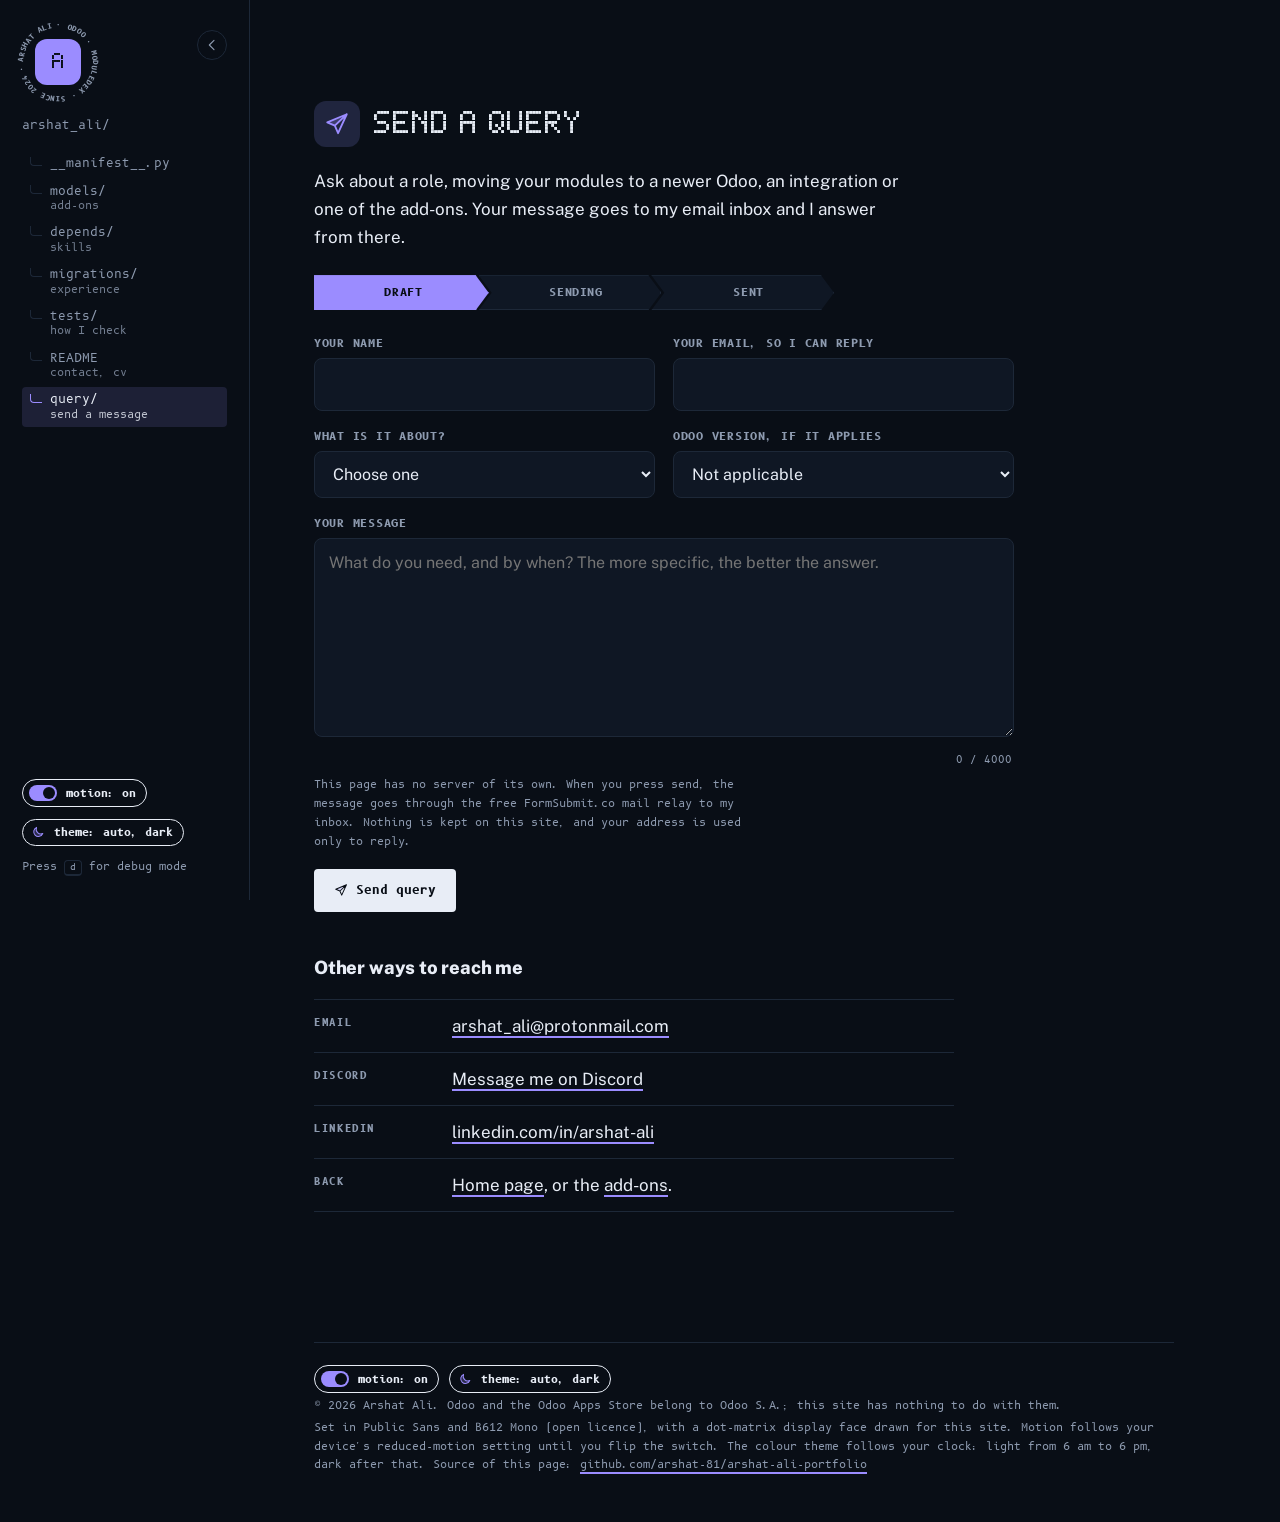
<file: query.html>
<!doctype html>
<html lang="en">
<head>
<meta charset="utf-8">
<meta name="viewport" content="width=device-width, initial-scale=1">
<meta name="color-scheme" content="light dark">
<meta name="theme-color" content="#eef1f6">
<title>Send a query to Arshat Ali | Odoo Developer and Author</title>
<meta name="description" content="Ask Arshat Ali, an Odoo developer, about a role, freelance work, moving your modules to a newer Odoo, an integration or an add-on. It goes to his inbox.">
<meta name="author" content="Arshat Ali">
<meta name="robots" content="index, follow, max-image-preview:large">
<link rel="canonical" href="https://arshat-ali.runs-on.dev/query">
<link rel="alternate" hreflang="en" href="https://arshat-ali.runs-on.dev/query">
<link rel="alternate" hreflang="x-default" href="https://arshat-ali.runs-on.dev/query">
<meta property="og:type" content="website">
<meta property="og:site_name" content="Arshat Ali">
<meta property="og:locale" content="en">
<meta property="og:url" content="https://arshat-ali.runs-on.dev/query">
<meta property="og:title" content="Send a query to Arshat Ali | Odoo Developer and Author">
<meta property="og:description" content="Ask Arshat Ali, an Odoo developer, about a role, freelance work, moving your modules to a newer Odoo, an integration or an add-on. It goes to his inbox.">
<meta property="og:image" content="https://arshat-ali.runs-on.dev/img/og-image.png">
<meta property="og:image:type" content="image/png">
<meta property="og:image:width" content="1200">
<meta property="og:image:height" content="630">
<meta property="og:image:alt" content="Arshat Ali, Odoo developer: twenty-six add-ons on the Odoo Apps Store for Odoo 17 to 20, drawn as twenty-six squares.">
<meta name="twitter:card" content="summary_large_image">
<meta name="twitter:title" content="Send a query to Arshat Ali | Odoo Developer and Author">
<meta name="twitter:description" content="Ask Arshat Ali, an Odoo developer, about a role, freelance work, moving your modules to a newer Odoo, an integration or an add-on. It goes to his inbox.">
<meta name="twitter:image" content="https://arshat-ali.runs-on.dev/img/og-image.png">
<meta name="twitter:image:alt" content="Arshat Ali, Odoo developer: twenty-six add-ons on the Odoo Apps Store for Odoo 17 to 20, drawn as twenty-six squares.">
<link rel="icon" href="/favicon.svg" type="image/svg+xml">
<link rel="icon" href="/favicon.ico" sizes="48x48">
<link rel="apple-touch-icon" href="/apple-touch-icon.png">
<link rel="me" href="https://www.linkedin.com/in/arshat-ali">
<script type="application/ld+json">{"@context":"https://schema.org","@graph":[{"@type":"ContactPage","@id":"https://arshat-ali.runs-on.dev/query#webpage","url":"https://arshat-ali.runs-on.dev/query","name":"Send a query to Arshat Ali | Odoo Developer and Author","description":"Ask Arshat Ali, an Odoo developer, about a role, freelance work, moving your modules to a newer Odoo, an integration or an add-on. It goes to his inbox.","isPartOf":{"@id":"https://arshat-ali.runs-on.dev/#website"},"about":{"@id":"https://arshat-ali.runs-on.dev/#person"},"inLanguage":"en"},{"@type":"WebSite","@id":"https://arshat-ali.runs-on.dev/#website","url":"https://arshat-ali.runs-on.dev/","name":"Arshat Ali","inLanguage":"en"},{"@type":"Person","@id":"https://arshat-ali.runs-on.dev/#person","name":"Arshat Ali","jobTitle":"Odoo Developer","url":"https://arshat-ali.runs-on.dev/"}]}</script>
<link rel="preload" href="fonts/matrix.woff2" as="font" type="font/woff2" crossorigin>
<link rel="preload" href="fonts/body.woff2" as="font" type="font/woff2" crossorigin>
<script>
/* Motion follows the device's reduced-motion setting. The colour theme follows the visitor's own clock: light from 6 am to 6 pm, dark otherwise.
   Both can be overridden with the switches on the page, or once with ?motion=on|off and ?theme=light|dark|auto. */
(function () {
  var r = document.documentElement, store = {};
  ["motion", "theme"].forEach(function (k) { try { store[k] = localStorage.getItem(k); } catch (e) {} });
  try {
    var qs = new URLSearchParams(location.search), strip = false;
    [["motion", /^(on|off)$/], ["theme", /^(light|dark|auto)$/]].forEach(function (p) {
      var v = qs.get(p[0]);
      if (v === null) return;
      strip = true; qs.delete(p[0]);
      if (p[1].test(v)) { store[p[0]] = v; try { localStorage.setItem(p[0], v); } catch (e) {} }
    });
    if (strip) { var rest = qs.toString(); history.replaceState(null, "", location.pathname + (rest ? "?" + rest : "") + location.hash); }
  } catch (e) {}

  var LIGHT_FROM = 6, DARK_FROM = 18;
  function byClock() { var h = new Date().getHours(); return h >= LIGHT_FROM && h < DARK_FROM ? "light" : "dark"; }
  window.mdxTheme = { byClock: byClock };
  var mode = store.theme === "light" || store.theme === "dark" ? store.theme : "auto";
  var theme = mode === "auto" ? byClock() : mode;
  r.setAttribute("data-theme", theme);
  r.setAttribute("data-theme-mode", mode);
  var side = null;
  try { side = localStorage.getItem("sidebar"); } catch (e) {}
  r.setAttribute("data-sidebar", side === "rail" || side === "open" ? side : (window.innerWidth < 1100 ? "rail" : "open"));
  var meta = document.querySelector('meta[name="theme-color"]');
  if (meta) meta.setAttribute("content", theme === "dark" ? "#090e16" : "#eef1f6");

  var device = !!(window.matchMedia && matchMedia("(prefers-reduced-motion: reduce)").matches);
  var reduce = store.motion === "on" ? false : store.motion === "off" ? true : device;
  r.classList.add("js");
  if (reduce) r.classList.add("rm", "ready");
  r.setAttribute("data-motion", reduce ? "off" : "on");
  r.setAttribute("data-device-reduces", device ? "yes" : "no");
})();
</script>
<noscript><link rel="stylesheet" href="noscript.css"></noscript>
<link rel="stylesheet" href="site.css?v=11">
</head>
<body data-noboot>
<svg class="sprite" width="0" height="0" aria-hidden="true" focusable="false"><defs>
<symbol id="i-cube" viewBox="0 0 24 24"><path class="ac" d="M12 3 20 7.5 12 12 4 7.5z"/><path d="M12 3 20 7.5v9L12 21 4 16.5v-9zM12 12v9M4 7.5 12 12l8-4.5"/></symbol>
<symbol id="i-up" viewBox="0 0 24 24"><path class="ac" d="M3 20h5v-5h5v-5h5v10z"/><path d="M3 20h5v-5h5v-5h5M18 10V3M15 6l3-3 3 3"/></symbol>
<symbol id="i-plug" viewBox="0 0 24 24"><path class="ac" d="M6 8h12v3a6 6 0 0 1-12 0z"/><path d="M9 3v5M15 3v5M6 8h12v3a6 6 0 0 1-12 0zM12 17v4"/></symbol>
<symbol id="i-db" viewBox="0 0 24 24"><path class="ac" d="M4 6c0-1.7 3.6-3 8-3s8 1.3 8 3-3.6 3-8 3-8-1.3-8-3z"/><path d="M4 6c0-1.7 3.6-3 8-3s8 1.3 8 3-3.6 3-8 3-8-1.3-8-3zM4 6v12c0 1.7 3.6 3 8 3s8-1.3 8-3V6M4 12c0 1.7 3.6 3 8 3s8-1.3 8-3"/></symbol>
<symbol id="i-shield" viewBox="0 0 24 24"><path class="ac" d="M12 3l8 3v6c0 5-3.4 8.2-8 9-4.6-.8-8-4-8-9V6z"/><path d="M12 3l8 3v6c0 5-3.4 8.2-8 9-4.6-.8-8-4-8-9V6zM8.5 12l2.5 2.5 4.5-5"/></symbol>
<symbol id="i-test" viewBox="0 0 24 24"><path class="ac" d="M7.6 15h8.8l2.6 4.2a2 2 0 0 1-1.7 2.8H6.7A2 2 0 0 1 5 19.2z"/><path d="M9 3h6M10 3v6l-5.2 9.2A2 2 0 0 0 6.5 21h11a2 2 0 0 0 1.7-2.8L14 9V3M7.6 15h8.8"/></symbol>
<symbol id="i-case" viewBox="0 0 24 24"><path class="ac" d="M4 8h16v5H4z"/><path d="M4 8h16v11H4zM9 8V5h6v3M4 13h16"/></symbol>
<symbol id="i-key" viewBox="0 0 24 24"><circle class="ac" cx="8" cy="15" r="4"/><circle cx="8" cy="15" r="4"/><path d="M11 12l9-9M17 6l3 3M14 9l2 2"/></symbol>
<symbol id="i-chat" viewBox="0 0 24 24"><path class="ac" d="M4 5h16v11H11l-4 4v-4H4z"/><path d="M4 5h16v11H11l-4 4v-4H4zM8.5 10.5h.01M12 10.5h.01M15.5 10.5h.01"/></symbol>
<symbol id="i-clock" viewBox="0 0 24 24"><circle class="ac" cx="12" cy="12" r="9"/><circle cx="12" cy="12" r="9"/><path d="M12 7v5l3.5 2"/></symbol>
<symbol id="i-lock" viewBox="0 0 24 24"><rect class="ac" x="5" y="11" width="14" height="9" rx="2"/><rect x="5" y="11" width="14" height="9" rx="2"/><path d="M8 11V8a4 4 0 0 1 8 0v3M12 15v2"/></symbol>
<symbol id="i-scan" viewBox="0 0 24 24"><circle class="ac" cx="11" cy="11" r="6"/><circle cx="11" cy="11" r="6"/><path d="M20 20l-4.5-4.5"/></symbol>
<symbol id="i-gauge" viewBox="0 0 24 24"><path class="ac" d="M4 17a8 8 0 0 1 16 0z"/><path d="M4 17a8 8 0 1 1 16 0M12 17l4-5M3 20h18"/></symbol>
<symbol id="i-cloud" viewBox="0 0 24 24"><path class="ac" d="M7 18a4 4 0 0 1-.5-8 5.5 5.5 0 0 1 10.8-1A4.5 4.5 0 0 1 17 18z"/><path d="M7 18a4 4 0 0 1-.5-8 5.5 5.5 0 0 1 10.8-1A4.5 4.5 0 0 1 17 18zM12 11v5M9.8 13.2L12 11l2.2 2.2"/></symbol>
<symbol id="i-box" viewBox="0 0 24 24"><path class="ac" d="M3 5h18v4H3z"/><path d="M3 5h18v4H3zM5 9v10h14V9M10 13h4"/></symbol>
<symbol id="i-mail" viewBox="0 0 24 24"><rect class="ac" x="3" y="5" width="18" height="14" rx="2"/><rect x="3" y="5" width="18" height="14" rx="2"/><path d="M3.5 6.5 12 13l8.5-6.5"/></symbol>
<symbol id="i-link" viewBox="0 0 24 24"><path d="M10 14a4 4 0 0 0 5.7 0l3-3a4 4 0 0 0-5.7-5.7l-1 1M14 10a4 4 0 0 0-5.7 0l-3 3a4 4 0 0 0 5.7 5.7l1-1"/></symbol>
<symbol id="i-down" viewBox="0 0 24 24"><path class="ac" d="M5 17h14v3H5z"/><path d="M12 4v11M7.5 11 12 15.5 16.5 11M5 20h14"/></symbol>
<symbol id="i-flip" viewBox="0 0 24 24"><path d="M20 11a8 8 0 0 0-14.5-3.5M4 4v4.5h4.5M4 13a8 8 0 0 0 14.5 3.5M20 20v-4.5h-4.5"/></symbol>
<symbol id="i-arrow" viewBox="0 0 24 24"><path d="M5 12h14M13 6l6 6-6 6"/></symbol>
<symbol id="i-branch" viewBox="0 0 24 24"><circle class="ac" cx="6" cy="18" r="3"/><circle cx="6" cy="18" r="3"/><circle cx="6" cy="6" r="3"/><circle cx="18" cy="9" r="3"/><path d="M6 9v6M18 12c0 4-6 3-9.2 5"/></symbol>
<symbol id="i-users" viewBox="0 0 24 24"><circle class="ac" cx="9" cy="8" r="3.5"/><circle cx="9" cy="8" r="3.5"/><path d="M2.5 20a6.5 6.5 0 0 1 13 0M16 4.8a3.5 3.5 0 0 1 0 6.4M18 14.2a6.5 6.5 0 0 1 3.5 5.8"/></symbol>
<symbol id="i-doc" viewBox="0 0 24 24"><path class="ac" d="M6 3h8l4 4v14H6z"/><path d="M6 3h8l4 4v14H6zM14 3v4h4M9 12h6M9 16h6"/></symbol>
<symbol id="i-cap" viewBox="0 0 24 24"><path class="ac" d="M2 9l10-5 10 5-10 5z"/><path d="M2 9l10-5 10 5-10 5zM6 11.5V16c0 1.5 3 3 6 3s6-1.5 6-3v-4.5"/></symbol>
<symbol id="i-pin" viewBox="0 0 24 24"><path class="ac" d="M12 21s-7-6-7-11a7 7 0 0 1 14 0c0 5-7 11-7 11z"/><path d="M12 21s-7-6-7-11a7 7 0 0 1 14 0c0 5-7 11-7 11z"/><circle cx="12" cy="10" r="2.5"/></symbol>
<symbol id="i-code" viewBox="0 0 24 24"><path d="M8 7l-5 5 5 5M16 7l5 5-5 5M14 4l-4 16"/></symbol>
<symbol id="i-eye" viewBox="0 0 24 24"><path class="ac" d="M2 12s4-7 10-7 10 7 10 7-4 7-10 7S2 12 2 12z"/><path d="M2 12s4-7 10-7 10 7 10 7-4 7-10 7S2 12 2 12z"/><circle cx="12" cy="12" r="3"/></symbol>
<symbol id="i-sun" viewBox="0 0 24 24"><circle class="ac" cx="12" cy="12" r="4.5"/><circle cx="12" cy="12" r="4.5"/><path d="M12 2.5v2.2M12 19.3v2.2M2.5 12h2.2M19.3 12h2.2M5.3 5.3l1.6 1.6M17.1 17.1l1.6 1.6M18.7 5.3l-1.6 1.6M6.9 17.1l-1.6 1.6"/></symbol>
<symbol id="i-moon" viewBox="0 0 24 24"><path class="ac" d="M20 14.5A8 8 0 0 1 9.5 4a8 8 0 1 0 10.5 10.5z"/><path d="M20 14.5A8 8 0 0 1 9.5 4a8 8 0 1 0 10.5 10.5z"/></symbol>
<symbol id="i-send" viewBox="0 0 24 24"><path class="ac" d="M21 3 3 10.5l7 3z"/><path d="M21 3 3 10.5l7 3 3 7zM10 13.5 21 3"/></symbol>
<symbol id="i-check" viewBox="0 0 24 24"><path d="M4 12.5l5 5L20 6.5"/></symbol>
<symbol id="i-chev" viewBox="0 0 24 24"><path d="M15 5l-7 7 7 7"/></symbol>
<symbol id="i-menu" viewBox="0 0 24 24"><path d="M4 7h16M4 12h16M4 17h16"/></symbol>
<symbol id="i-motion" viewBox="0 0 24 24"><path class="ac" d="M2.5 12c2-6 4-6 6 0s4 6 6 0 3-4 4.5-4V12z"/><path d="M2.5 12c2-6 4-6 6 0s4 6 6 0 3-4 4.5-4"/></symbol>
</defs></svg>
<a class="skip" href="#main">Skip to content</a>
<div id="bar" aria-hidden="true"></div>

<div class="scrim" id="scrim" aria-hidden="true"></div>

<div class="shell">

<header class="topbar">
  <button class="menu-btn" type="button" aria-controls="sidebar" aria-expanded="false" aria-label="Open the menu"><svg class="ic" aria-hidden="true"><use href="#i-menu"/></svg></button>
  <p class="tb-title">arshat_ali/<b id="tbsec"></b></p>
</header>

<aside class="tree" id="sidebar" aria-label="Sections of this page">
  <div class="tree-head">
    <a class="mark" href="#manifest" aria-label="Top of page">
      <svg class="ring" viewBox="0 0 100 100" aria-hidden="true"><defs><path id="circ" d="M50,50 m-41,0 a41,41 0 1,1 82,0 a41,41 0 1,1 -82,0"/></defs><text><textPath href="#circ" textLength="254" lengthAdjust="spacing">ARSHAT ALI &#183; ODOO &#183; MODULEDEX &#183; SINCE 2024 &#183; </textPath></text></svg>
      <span>A</span>
    </a>
    <button class="rail-toggle" type="button" aria-controls="sidebar" aria-expanded="true" aria-label="Collapse the sidebar"><svg class="ic" aria-hidden="true"><use href="#i-chev"/></svg></button>
  </div>
  <p class="tree-root">arshat_ali/</p>
  <nav>
    <div class="ind" aria-hidden="true"></div>
    <a href="./#manifest" data-label="__manifest__.py"><span class="br" aria-hidden="true"></span><svg class="ic ni" aria-hidden="true"><use href="#i-doc"/></svg><span class="lb">__manifest__.py</span></a>
    <a href="./#models" data-label="models/ · add-ons"><span class="br" aria-hidden="true"></span><svg class="ic ni" aria-hidden="true"><use href="#i-cube"/></svg><span class="lb">models/<small>add-ons</small></span></a>
    <a href="./#depends" data-label="depends/ · skills"><span class="br" aria-hidden="true"></span><svg class="ic ni" aria-hidden="true"><use href="#i-code"/></svg><span class="lb">depends/<small>skills</small></span></a>
    <a href="./#migrations" data-label="migrations/ · experience"><span class="br" aria-hidden="true"></span><svg class="ic ni" aria-hidden="true"><use href="#i-case"/></svg><span class="lb">migrations/<small>experience</small></span></a>
    <a href="./#tests" data-label="tests/ · how I check"><span class="br" aria-hidden="true"></span><svg class="ic ni" aria-hidden="true"><use href="#i-test"/></svg><span class="lb">tests/<small>how I check</small></span></a>
    <a href="./#readme" data-label="README · contact, cv"><span class="br" aria-hidden="true"></span><svg class="ic ni" aria-hidden="true"><use href="#i-mail"/></svg><span class="lb">README<small>contact, cv</small></span></a>
    <a href="#query" data-label="query/ · send a message"><span class="br" aria-hidden="true"></span><svg class="ic ni" aria-hidden="true"><use href="#i-send"/></svg><span class="lb">query/<small>send a message</small></span></a>
  </nav>
  <div class="tree-foot">
    <button class="motion" type="button" aria-pressed="true" title="Turn the animations on or off for this site"><svg class="ic mo" aria-hidden="true"><use href="#i-motion"/></svg><span class="sw" aria-hidden="true"></span><span class="lbl">motion: on</span></button>
    <button class="theme" type="button" title="Light by day, dark by evening. Click to choose light, dark or automatic."><svg class="ic" aria-hidden="true"><use href="#i-sun"/></svg><span class="lbl">theme: auto, light</span></button>
    <p>Press <kbd>d</kbd> for debug mode</p>
  </div>
</aside>

<main id="main">

<section id="query" data-file="query/">
  <p class="file">arshat_ali/query/</p>
  <h1 class="pt" data-r><span class="hi"><svg class="ic" aria-hidden="true"><use href="#i-send"/></svg></span>Send a query</h1>
  <p class="qlead" data-r>Ask about a role, moving your modules to a newer Odoo, an integration or one of the add-ons. Your message goes to my email inbox and I answer from there.</p>

  <ol class="stages" id="stages" data-r aria-hidden="true"><li class="on">Draft</li><li>Sending</li><li>Sent</li></ol>

  <form id="qform" class="qform" novalidate>
    <div class="grid2">
      <label class="fld" data-r><span>Your name</span><input name="name" type="text" required maxlength="80" autocomplete="name"><em class="err"></em></label>
      <label class="fld" data-r><span>Your email, so I can reply</span><input name="email" type="email" required maxlength="120" autocomplete="email" inputmode="email"><em class="err"></em></label>
    </div>
    <div class="grid2">
      <label class="fld" data-r><span>What is it about?</span>
        <select name="topic" required>
          <option value="">Choose one</option>
          <option>A job or role</option>
          <option>Freelance work</option>
          <option>Moving my modules to a newer Odoo</option>
          <option>An integration or API</option>
          <option>One of the add-ons</option>
          <option>Something else</option>
        </select><em class="err"></em></label>
      <label class="fld" data-r><span>Odoo version, if it applies</span>
        <select name="odoo_version">
          <option value="">Not applicable</option>
          <option>Odoo 20</option><option>Odoo 19</option><option>Odoo 18</option><option>Odoo 17</option><option>Odoo 16</option><option>Odoo 15</option><option>Odoo 14</option><option>Odoo 13</option><option>Odoo 12</option><option>Odoo 11</option><option>Older than 11</option>
        </select></label>
    </div>
    <label class="fld" data-r><span>Your message</span><textarea name="message" required minlength="20" maxlength="4000" rows="7" placeholder="What do you need, and by when? The more specific, the better the answer."></textarea><small class="count" id="qcount">0 / 4000</small><em class="err"></em></label>
    <div class="hp" aria-hidden="true"><label>Leave this empty<input type="text" name="_honey" tabindex="-1" autocomplete="off"></label></div>
    <p class="fine" data-r>This page has no server of its own. When you press send, the message goes through the free FormSubmit.co mail relay to my inbox. Nothing is kept on this site, and your address is used only to reply.</p>
    <div class="actions" data-r>
      <button class="btn main" type="submit" id="qsend"><svg class="ic" aria-hidden="true"><use href="#i-send"/></svg><span class="lbl">Send query</span></button>
      <span id="qstatus" role="status" aria-live="polite" class="note"></span>
    </div>
  </form>

  <div id="qdone" class="qdone" hidden tabindex="-1">
    <svg class="tick" viewBox="0 0 52 52" aria-hidden="true"><circle cx="26" cy="26" r="24"/><path d="M14 27l8 8 16-17"/></svg>
    <h3>Query sent</h3>
    <p>Reference <b id="qref">Q-000000</b>. It is in my inbox now, and I reply to the address you gave. If you do not hear back, check your spam folder.</p>
    <button class="btn" type="button" id="qagain"><svg class="ic" aria-hidden="true"><use href="#i-flip"/></svg>Send another</button>
  </div>

  <div id="qfail" class="qfail" hidden tabindex="-1">
    <h3>That did not go through</h3>
    <p id="qwhy">The mail relay could not be reached.</p>
    <p>Your message is still in the form. You can send it from your own email app instead, or try again.</p>
    <div class="links">
      <a class="btn main" id="qmailto" href="#"><svg class="ic" aria-hidden="true"><use href="#i-mail"/></svg>Open my email app</a>
      <button class="btn" type="button" id="qcopy"><svg class="ic" aria-hidden="true"><use href="#i-doc"/></svg>Copy message</button>
      <button class="btn" type="button" id="qretry"><svg class="ic" aria-hidden="true"><use href="#i-flip"/></svg>Try again</button>
    </div>
  </div>

  <h3 class="other" data-r>Other ways to reach me</h3>
  <ul class="rows">
    <li data-r><span>Email</span><div id="mailrow"></div></li>
    <li data-r><span>Discord</span><div><a href="https://discord.com/users/761956568677482516" target="_blank" rel="noopener">Message me on Discord</a></div></li>
    <li data-r><span>LinkedIn</span><div><a href="https://www.linkedin.com/in/arshat-ali" target="_blank" rel="noopener">linkedin.com/in/arshat-ali</a></div></li>
    <li data-r><span>Back</span><div><a href="./">Home page</a>, or the <a href="./#models">add-ons</a>.</div></li>
  </ul>
</section>

</main>
</div>

<footer>
  <p class="toggles"><button class="motion" type="button" aria-pressed="true" title="Turn the animations on or off for this site"><span class="sw" aria-hidden="true"></span><span class="lbl">motion: on</span></button><button class="theme" type="button" title="Light by day, dark by evening. Click to choose light, dark or automatic."><svg class="ic" aria-hidden="true"><use href="#i-sun"/></svg><span class="lbl">theme: auto, light</span></button></p>
  <p>&copy; <span id="year">2026</span> Arshat Ali. Odoo and the Odoo Apps Store belong to Odoo S.A.; this site has nothing to do with them.</p>
  <p>Set in Public Sans and B612 Mono (open licence), with a dot-matrix display face drawn for this site. Motion follows your device's reduced-motion setting until you flip the switch. The colour theme follows your clock: light from 6 am to 6 pm, dark after that. Source of this page: <a href="https://github.com/arshat-81/arshat-ali-portfolio" target="_blank" rel="noopener">github.com/arshat-81/arshat-ali-portfolio</a></p>
</footer>

<script src="site.js?v=11" defer></script>
<script src="query.js?v=10" defer></script>
<script>
/* Safety net: if the script above did not finish, show everything instead of leaving blanks. */
setTimeout(function () { if (!window.__ok) { document.documentElement.classList.add("ready", "reveal-all"); var b = document.getElementById("boot"); if (b) b.remove(); document.body.classList.remove("booting"); } }, 2500);
</script>
</body>
</html>
</file>
<file: noscript.css>
/* what a visitor sees with scripts switched off: everything shown at once */
.ln.px > span { clip-path: none !important; }
[data-r], .file, .readme dl > *, .mods tbody tr, .job, .cat li, .cat header, .rows li, .edu > div { opacity: 1 !important; transform: none !important; clip-path: none !important; }
</file>
<file: site.css>
@font-face { font-family: "Matrix"; src: url("fonts/matrix.woff2") format("woff2"); font-weight: 100 900; font-style: normal; font-display: swap; }
@font-face { font-family: "Body"; src: url("fonts/body.woff2") format("woff2"); font-weight: 400 800; font-style: normal; font-display: swap; }
@font-face { font-family: "Code"; src: url("fonts/mono-regular.woff2") format("woff2"); font-weight: 400; font-style: normal; font-display: swap; }
@font-face { font-family: "Code"; src: url("fonts/mono-bold.woff2") format("woff2"); font-weight: 700; font-style: normal; font-display: swap; }

:root {
  --paper: #eef1f6;
  --card: #ffffff;
  --ink: #0d1520;
  --muted: #566376;
  --rule: #d3dae5;
  --accent: #5848c0;
  --accent-ink: #ffffff;
  --good: #1f8a5b;
  --code-bg: #0f1623;
  --code-ink: #e6ecf7;
  --code-key: #8a97ad;
  --code-str: #f2c14e;
  --head: "Body", "Segoe UI", Arial, sans-serif;
  --pix: "Matrix", "Courier New", monospace;
  --body: "Body", system-ui, -apple-system, "Segoe UI", Roboto, "Helvetica Neue", Arial, sans-serif;
  --mono: "Code", ui-monospace, "SFMono-Regular", Menlo, Consolas, monospace;
  --ease: cubic-bezier(.2, .8, .2, 1);
}
:root { color-scheme: light; }
:root[data-theme="dark"] {
  color-scheme: dark;
  --paper: #090e16;
  --card: #0f1724;
  --ink: #e8edf6;
  --muted: #8e9bb0;
  --rule: #1d2838;
  --accent: #9b8cff;
  --accent-ink: #090e16;
  --good: #4fd196;
  --code-bg: #05080d;
}
/* without scripts there is no clock to read, so fall back to the device's own preference */
@media (prefers-color-scheme: dark) {
  :root:not([data-theme]) {
    color-scheme: dark;
    --paper: #090e16;
    --card: #0f1724;
    --ink: #e8edf6;
    --muted: #8e9bb0;
    --rule: #1d2838;
    --accent: #9b8cff;
    --accent-ink: #090e16;
    --good: #4fd196;
    --code-bg: #05080d;
  }
}
* { box-sizing: border-box; }
html { scroll-behavior: smooth; scroll-padding-top: 24px; }
body { margin: 0; background: var(--paper); color: var(--ink); font: 17px/1.65 var(--body); -webkit-font-smoothing: antialiased; }
a { color: inherit; text-decoration-color: var(--accent); text-decoration-thickness: 2px; text-underline-offset: 4px; }
a:hover { color: var(--accent); }
:focus-visible { outline: 3px solid var(--accent); outline-offset: 3px; }
kbd { font: 0.8em var(--mono); border: 1px solid var(--rule); border-bottom-width: 2px; border-radius: 4px; padding: 0 5px; }
.skip { position: absolute; left: -999px; top: 8px; background: var(--ink); color: var(--paper); padding: 8px 14px; z-index: 120; }
.skip:focus { left: 8px; }
body.booting { overflow: hidden; }

/* ---------- boot screen: an Odoo server log, shown once per visit ---------- */
#boot { position: fixed; inset: 0; z-index: 110; background: #070b12; color: #e6ecf7; display: grid; place-items: start center; padding-top: 28vh; font: 0.757rem/1.8 var(--mono); transition: transform .85s cubic-bezier(.7, 0, .2, 1); cursor: pointer; }
#boot pre { margin: 0; width: min(700px, 88vw); white-space: pre-wrap; font: inherit; }
#boot .g { color: #6fcf97; }
#boot .d { color: #8a97ad; }
#boot .hint { position: absolute; bottom: 26px; left: 0; right: 0; text-align: center; color: #667489; font-size: .74rem; }
#boot.out { transform: translateY(-101%); }
@keyframes blink { 50% { opacity: 0; } }

/* ---------- scroll progress ---------- */
#bar { position: fixed; top: 0; left: 0; right: 0; height: 3px; background: var(--accent); transform-origin: 0 50%; transform: scaleX(var(--p, 0)); z-index: 90; pointer-events: none; }

/* ---------- custom cursor (fine pointers only) ---------- */
.cur-dot, .cur-ring { position: fixed; left: 0; top: 0; z-index: 105; pointer-events: none; border-radius: 50%; will-change: transform; opacity: 0; transition: opacity .25s; }
.cur-dot { width: 7px; height: 7px; margin: -3.5px 0 0 -3.5px; background: var(--accent); }
.cur-ring { width: 38px; height: 38px; margin: -19px 0 0 -19px; border: 1.5px solid var(--accent); display: grid; place-items: center; font: 700 0.499rem var(--mono); letter-spacing: .08em; text-transform: uppercase; color: var(--accent-ink); transition: opacity .25s, background .2s; }
.cur-ring i { font-style: normal; transform: scale(0); transition: transform .25s var(--ease); }
.cur-ring.hot { background: var(--accent); }
.cur-ring.hot i { transform: scale(1); }
.cur-on .cur-dot, .cur-on .cur-ring { opacity: 1; }

.shell { display: grid; grid-template-columns: var(--side, 250px) minmax(0, 1fr); min-height: 100vh; align-content: start; transition: grid-template-columns .4s var(--ease); }

/* ---------- file-tree sidebar ---------- */
.tree { position: sticky; top: 0; align-self: start; height: 100vh; padding: 24px 22px; border-right: 1px solid var(--rule); display: flex; flex-direction: column; gap: 16px; font-family: var(--mono); font-size: 0.72rem; }
.mark { position: relative; width: 84px; height: 84px; display: grid; place-items: center; text-decoration: none; margin: -4px 0 -4px -6px; }
.mark .ring { position: absolute; inset: 0; width: 100%; height: 100%; animation: spin 18s linear infinite; }
.mark .ring text { font: 700 8.4px var(--mono); fill: var(--muted); letter-spacing: .02em; }
.mark span { width: 46px; height: 46px; border-radius: 12px; background: var(--accent); color: var(--accent-ink); display: grid; place-items: center; font: 400 1.35rem/1 var(--pix); transition: transform .4s var(--ease), border-radius .4s var(--ease); }
.mark:hover span { transform: rotate(-10deg) scale(1.08); border-radius: 50%; }
@keyframes spin { to { transform: rotate(1turn); } }
.tree-root { margin: 0; color: var(--muted); }
.tree nav { position: relative; display: flex; flex-direction: column; gap: 2px; }
.tree nav .ind { position: absolute; top: 0; left: 0; width: 100%; height: 0; border-radius: 4px; background: color-mix(in srgb, var(--accent) 14%, transparent); transition: transform .45s var(--ease), height .45s var(--ease), width .45s var(--ease); pointer-events: none; }
.tree nav a { position: relative; display: block; padding: 5px 8px; border-radius: 4px; text-decoration: none; color: var(--muted); line-height: 1.35; transition: color .2s, padding-left .3s var(--ease); }
.tree nav a .br { display: inline-block; width: 12px; height: .8em; margin-right: 8px; border-left: 1.5px solid var(--rule); border-bottom: 1.5px solid var(--rule); border-radius: 0 0 0 4px; vertical-align: .1em; transition: border-color .2s; }
.tree nav a small { display: block; margin-left: 20px; font-size: 0.66rem; opacity: 0.8; }
.tree nav a:hover { color: var(--ink); padding-left: 12px; }
.tree nav a.on { color: var(--ink); }
.tree nav a.on .br { border-color: var(--accent); }
.tree-foot { margin: auto 0 0; color: var(--muted); font-size: 0.68rem; display: grid; gap: 12px; }
.tree-foot p { margin: 0; }

/* ---------- main ---------- */
main { padding: 0 clamp(20px, 5vw, 72px) 40px; }
main > section { position: relative; max-width: 860px; padding: 72px 0 24px; }
.file { font: 0.688rem var(--mono); color: var(--muted); margin: 0 0 14px; letter-spacing: 0.02em; white-space: nowrap; }
.file::before { content: "// "; color: var(--accent); }
h1, h2, h3 { font-family: var(--head); font-weight: 800; line-height: 1.12; margin: 0; letter-spacing: -0.015em; }
h1 { line-height: 1.08; font-size: clamp(1.45rem, 5.4vw, 2.5rem); }
@media (min-width: 941px) { h1 { font-size: clamp(1.9rem, 3.2vw, 2.6rem); } }
h2, h1.pt { font-family: var(--pix); font-weight: 400; font-size: clamp(1.35rem, 2.8vw, 1.95rem); letter-spacing: .03em; line-height: 1.2; margin-bottom: 20px; display: flex; align-items: center; gap: 14px; }
h3 { font-size: 1.3rem; font-weight: 800; letter-spacing: -0.01em; }
p { margin: 0 0 14px; max-width: 64ch; }
.lead { font-size: 1.12rem; margin: 22px 0 30px; }
.ln { display: block; overflow: hidden; padding: 0 0 .12em; margin-bottom: -.12em; }
.ln > span { display: block; }
.ln.l2 { font-weight: 700; letter-spacing: -0.02em; }
.ln.px > span { font-family: var(--pix); font-weight: 400; font-size: 1.55em; letter-spacing: .02em; line-height: 1.1; margin-bottom: .1em; }
.ln.px > span::after { content: ""; display: inline-block; width: .5em; height: .7em; margin-left: .12em; background: var(--accent); animation: blink 1s steps(1) infinite; }
mark { position: relative; z-index: 0; background: none; color: var(--accent-ink); padding: 0 .14em; margin: 0 -.06em; }
mark::before { content: ""; position: absolute; inset: .06em 0 .0em; background: var(--accent); z-index: -1; transform-origin: 0 50%; border-radius: 3px; }

/* hero: manifest card + stamp */
.manifest { background: var(--code-bg); color: var(--code-ink); border-radius: 8px; padding: 18px 22px 20px; font: 0.757rem/1.7 var(--mono); overflow-x: auto; scrollbar-width: thin; scrollbar-color: var(--code-key) transparent; box-shadow: 7px 7px 0 color-mix(in srgb, var(--accent) 30%, transparent); margin: 0; }
.manifest .cl { display: block; }
.manifest .cap { color: var(--code-key); margin-bottom: 6px; }
.manifest .k { color: var(--code-key); }
.manifest .s { color: var(--code-str); }
.manifest .t { color: #ff8a6d; font-weight: 700; }
.manifest .caret { display: inline-block; width: .55em; height: 1.05em; background: var(--code-ink); vertical-align: -3px; animation: blink 1s steps(1) infinite; }
.stamp { --rot: 7deg; position: absolute; top: 74px; right: 0; transform: translateY(var(--py, 0px)) rotate(var(--rot)); border: 3px double var(--accent); color: var(--accent); font: 700 0.705rem/1.2 var(--mono); letter-spacing: 0.12em; text-transform: uppercase; padding: 8px 14px; border-radius: 4px; text-align: center; opacity: 0.92; background: color-mix(in srgb, var(--paper) 80%, transparent); }
.stamp small { display: block; font-weight: 400; letter-spacing: 0.04em; text-transform: none; font-size: 0.72rem; }
.status { margin-top: 26px; font: 0.705rem var(--mono); color: var(--muted); display: flex; flex-wrap: wrap; gap: 6px 18px; }
.status b { color: var(--ink); font-weight: 700; }

/* scrolling bands: their speed follows the scroll */
.band { overflow: hidden; border-block: 1px solid var(--rule); padding: 14px 0; margin: 56px 0 0; user-select: none; }
.track { display: flex; width: max-content; will-change: transform; }
.track span { flex: none; padding-right: 1.2rem; font: 700 clamp(1.2rem, 2.7vw, 2rem)/1.1 var(--mono); letter-spacing: -.02em; white-space: nowrap; color: var(--ink); }
.band.out { background: var(--accent); border-color: var(--accent); }
.band.out .track span { font-family: var(--pix); font-weight: 400; letter-spacing: .05em; color: var(--accent-ink); font-size: clamp(1.6rem, 3.6vw, 2.7rem); }
.band.out em { background: color-mix(in srgb, var(--accent-ink) 60%, transparent); }
.band em { display: inline-block; width: .36em; height: .36em; background: var(--accent); transform: rotate(45deg); margin: 0 .55em .1em .15em; vertical-align: middle; }
.rm .track { transform: none; }
.band-wrap { margin-left: calc(-1 * clamp(20px, 5vw, 72px)); margin-right: calc(-1 * clamp(20px, 5vw, 72px)); }

/* case studies */
.readme { border-left: 3px solid var(--ink); padding: 2px 0 2px 24px; margin: 46px 0; }
.readme .path { font: 0.671rem var(--mono); color: var(--muted); margin: 0 0 8px; }
.readme .path b { color: var(--accent); font-weight: 700; }
.readme dl { display: grid; grid-template-columns: 112px minmax(0, 1fr); gap: 12px 18px; margin: 20px 0 22px; }
.readme dt { font: 700 0.671rem var(--mono); text-transform: uppercase; letter-spacing: 0.06em; color: var(--muted); padding-top: 4px; }
.readme dd { margin: 0; max-width: 62ch; }
.readme code { font: 0.86em var(--mono); background: var(--card); border: 1px solid var(--rule); padding: 0 4px; border-radius: 3px; }
.go { font: 700 0.722rem var(--mono); }

/* flip card: banner on the front, facts on the back */
.flip { position: relative; margin: 0 0 46px; max-width: 520px; perspective: 1100px; cursor: pointer; --rx: 0deg; --ry: 0deg; }
.flip-in { position: relative; aspect-ratio: 2 / 1; transform-style: preserve-3d; transform: rotateX(var(--rx)) rotateY(calc(var(--ry) + var(--fl, 0deg))); transition: transform .75s var(--ease); }
.flip.moving .flip-in { transition: transform .12s linear; }
.flip.on { --fl: 180deg; }
.face { position: absolute; inset: 0; backface-visibility: hidden; -webkit-backface-visibility: hidden; border: 1px solid var(--rule); background: var(--card); }
.front { transform-style: preserve-3d; }
.back { overflow: hidden; }
.face img { display: block; width: 100%; height: 100%; object-fit: cover; }
.front .depth { position: absolute; right: 10px; top: 10px; transform: translateZ(40px); backface-visibility: hidden; background: var(--ink); color: var(--paper); font: 700 0.602rem var(--mono); padding: 3px 9px; border-radius: 3px; letter-spacing: .04em; box-shadow: 3px 3px 0 var(--accent); }
.back { transform: rotateY(180deg); background: var(--code-bg); color: var(--code-ink); display: grid; grid-template-columns: repeat(3, minmax(0, 1fr)); gap: 0; padding: 0; }
.back div { padding: 18px 14px; border-right: 1px solid #28303d; display: flex; flex-direction: column; justify-content: center; gap: 8px; }
.back div:last-child { border-right: 0; }
.back b { font: 400 clamp(1rem, 2.3vw, 1.3rem)/1.2 var(--pix); letter-spacing: .02em; color: var(--code-str); }
.back span { font: 0.602rem/1.4 var(--mono); color: var(--code-key); }
.flip-btn { position: absolute; left: 0; top: calc(100% + 10px); z-index: 3; font: 700 0.602rem var(--mono); background: var(--paper); color: var(--ink); border: 1.5px solid var(--ink); border-radius: 3px; padding: 3px 9px; cursor: pointer; }
.flip-btn:hover { background: var(--accent); border-color: var(--accent); color: var(--accent-ink); }

/* module table */
.mods { width: 100%; border-collapse: collapse; margin: 14px 0 6px; font-size: 0.97rem; }
.mods th { text-align: left; font: 700 0.619rem var(--mono); text-transform: uppercase; letter-spacing: 0.08em; color: var(--muted); padding: 8px 12px 8px 0; border-bottom: 2px solid var(--ink); }
.mods td { padding: 12px 12px 12px 0; border-bottom: 1px solid var(--rule); vertical-align: top; transition: background .2s, padding-left .35s var(--ease); }
.mods tbody tr:hover td { background: var(--card); }
.mods tbody tr:hover td:first-child { padding-left: 10px; box-shadow: inset 3px 0 0 var(--accent); }
.mods .tn { font: 0.688rem var(--mono); color: var(--accent); white-space: nowrap; }
.mods .n { font-family: var(--mono); text-align: right; padding-right: 4px; white-space: nowrap; width: 110px; }
.mods td b { display: block; font-weight: 700; }
.mods .free { font: 700 0.585rem var(--mono); border: 1px solid var(--muted); color: var(--muted); border-radius: 3px; padding: 0 5px; margin-left: 6px; vertical-align: 2px; letter-spacing: 0.04em; }
.bar { display: block; height: 4px; background: var(--rule); margin-top: 6px; position: relative; }
.bar::after { content: ""; position: absolute; inset: 0 auto 0 0; width: var(--w); background: var(--accent); }
.js .bar::after { transform: scaleX(0); transform-origin: 0 50%; transition: transform 1.2s var(--ease) .35s; }
.js tr.in .bar::after, .js.reveal-all .bar::after, .rm .bar::after { transform: none; }
.note { font: 0.705rem var(--mono); color: var(--muted); max-width: 70ch; }

/* skills: numbered categories, each line carries its evidence */
.tools { display: flex; flex-wrap: wrap; gap: 8px; margin: 6px 0 34px; padding: 0; list-style: none; }
.tools li { font: 700 0.671rem var(--mono); padding: 5px 11px; border: 1.5px solid var(--ink); border-radius: 999px; transition: background .2s, color .2s, transform .3s var(--ease); }
.tools li:hover { background: var(--accent); border-color: var(--accent); color: var(--accent-ink); transform: translateY(-3px) rotate(-2deg); }
.cat { display: grid; grid-template-columns: 210px minmax(0, 1fr); gap: 8px 28px; padding: 26px 0 14px; border-top: 2px solid var(--ink); }
.cat header { align-self: start; position: sticky; top: 24px; }
.cat .no { display: block; font: 700 0.688rem var(--mono); color: var(--accent); margin-bottom: 4px; }
.cat h3 { font-size: 1.15rem; }
.cat ul { margin: 0; padding: 0; list-style: none; }
.cat li { display: grid; grid-template-columns: minmax(130px, 210px) minmax(0, 1fr); gap: 4px 20px; padding: 11px 0 11px 0; border-bottom: 1px solid var(--rule); transition: padding-left .35s var(--ease), box-shadow .2s, background .2s; }
.cat li:last-child { border-bottom: 0; }
.cat li:hover { padding-left: 12px; box-shadow: inset 3px 0 0 var(--accent); background: color-mix(in srgb, var(--accent) 6%, transparent); }
.cat li b { font-weight: 700; }
.cat li span { color: var(--muted); }

/* tests */
.cannot { margin: 22px 0 0; padding: 18px 22px; background: var(--card); border: 1px dashed var(--muted); max-width: 64ch; }
.cannot h3 { font-size: 1.15rem; margin-bottom: 8px; }
.cannot ul { margin: 0; padding-left: 1.2em; }
.cannot li { margin: 4px 0; }

/* experience: entries that open */
.jobs { margin: 8px 0 14px; padding: 0; list-style: none; border-top: 2px solid var(--ink); }
.job { border-bottom: 1px solid var(--rule); }
.job-head { all: unset; box-sizing: border-box; width: 100%; display: grid; grid-template-columns: 150px minmax(0, 1fr) 28px; gap: 4px 18px; align-items: start; padding: 18px 0; cursor: pointer; }
.job-head:focus-visible { outline: 3px solid var(--accent); outline-offset: 2px; }
.job-head time { font: 0.722rem var(--mono); color: var(--muted); padding-top: 5px; }
.job-head .who { font-size: 1rem; }
.job-head .who b { display: block; font: 800 1.1rem/1.25 var(--head); letter-spacing: -.01em; }
.job-head .who span { color: var(--muted); }
.job-head .pm { position: relative; width: 22px; height: 22px; margin-top: 6px; border: 1.5px solid var(--ink); border-radius: 50%; transition: background .2s, border-color .2s, transform .45s var(--ease); }
.job-head .pm::before, .job-head .pm::after { content: ""; position: absolute; left: 50%; top: 50%; width: 10px; height: 1.5px; background: var(--ink); transform: translate(-50%, -50%); transition: transform .35s var(--ease), background .2s; }
.job-head .pm::after { transform: translate(-50%, -50%) rotate(90deg); }
.job-head:hover .pm { background: var(--accent); border-color: var(--accent); }
.job-head:hover .pm::before, .job-head:hover .pm::after { background: var(--accent-ink); }
.job.open .pm::after { transform: translate(-50%, -50%) rotate(0deg); }
.job-body { display: grid; grid-template-rows: 1fr; transition: grid-template-rows .55s var(--ease); }
.js .job:not(.open) .job-body { grid-template-rows: 0fr; }
.job-body .inner { overflow: hidden; padding-left: 168px; }
.js .job:not(.open) .job-body .inner { visibility: hidden; transition: visibility 0s .55s; }
.job-body ul { margin: 0 0 18px; padding-left: 1.1em; max-width: 64ch; }
.job-body li { margin: 6px 0; }
.job-body li::marker { color: var(--accent); }
.job-body .also { color: var(--muted); font-size: .95rem; margin: 0 0 20px; }
.edu { display: grid; gap: 4px; font-size: 0.97rem; margin-top: 26px; }
.edu span { color: var(--muted); font: 0.688rem var(--mono); margin-left: 6px; }

/* contact */
.rows { margin: 20px 0 26px; padding: 0; list-style: none; max-width: 640px; }
.rows li { display: grid; grid-template-columns: 120px minmax(0, 1fr); gap: 4px 18px; padding: 12px 0; border-top: 1px solid var(--rule); }
.rows li:last-child { border-bottom: 1px solid var(--rule); }
.rows span { font: 700 0.654rem var(--mono); text-transform: uppercase; letter-spacing: 0.06em; color: var(--muted); padding-top: 4px; }
.links { display: flex; flex-wrap: wrap; gap: 12px; }
.btn { display: inline-block; font: 700 0.774rem var(--mono); text-decoration: none; padding: 11px 18px; border: 2px solid var(--ink); border-radius: 4px; transition: background .2s, border-color .2s, color .2s, transform .25s var(--ease); }
.btn.main { background: var(--ink); color: var(--paper); }
.btn:hover { border-color: var(--accent); background: var(--accent); color: var(--accent-ink); }

footer { margin: 40px clamp(20px, 5vw, 72px) 0; padding: 22px 0 44px; border-top: 1px solid var(--rule); max-width: 860px; font: 0.671rem/1.7 var(--mono); color: var(--muted); }
footer p { max-width: none; margin: 0 0 4px; }
.shell + footer { margin-left: calc(var(--side, 250px) + clamp(20px, 5vw, 72px)); transition: margin-left .4s var(--ease); }

/* the d key: Odoo-style debug mode */
body.debug main > section { outline: 1px dashed var(--accent); outline-offset: -1px; }
body.debug main > section::before { content: attr(data-file); position: absolute; top: 0; left: 0; background: var(--accent); color: var(--accent-ink); font: 700 0.602rem var(--mono); padding: 2px 8px; z-index: 2; }
body.debug .tree-foot::after { content: " (debug on)"; color: var(--accent); }

/* icons: drawn for this page, an outline with a tinted shape offset behind it */
.ic { width: 1.15em; height: 1.15em; flex: none; stroke: currentColor; fill: none; stroke-width: 1.7; stroke-linecap: round; stroke-linejoin: round; vertical-align: -.22em; }
.ac { fill: var(--accent); fill-opacity: .24; stroke: none; }
.hi, .ci { display: inline-grid; place-items: center; flex: none; width: 46px; height: 46px; border-radius: 12px; background: color-mix(in srgb, var(--accent) 12%, var(--card)); color: var(--accent); transition: transform .45s var(--ease), background .3s, color .3s; }
.hi .ic, .ci .ic { width: 26px; height: 26px; }
h2:hover .hi, h1.pt:hover .hi, .cat:hover .ci { transform: rotate(-8deg) scale(1.08); background: var(--accent); color: var(--accent-ink); }
.ci { display: grid; margin-bottom: 12px; }
.btn .ic { margin-right: 8px; vertical-align: -.25em; }
.go .ic { margin-left: 4px; }
.flip-btn .ic { width: 1.05em; height: 1.05em; vertical-align: -.2em; }
.tn .ic { margin-right: 8px; color: var(--accent); width: 1.3em; height: 1.3em; vertical-align: -.3em; }
.readme .path .ic { margin-right: 8px; color: var(--accent); width: 1.7em; height: 1.7em; vertical-align: -.5em; }
.job-head .who span .ic { margin-right: 6px; color: var(--accent); }
.edu div { display: flex; align-items: center; flex-wrap: wrap; gap: 0; }
.edu .ic { margin-right: 10px; color: var(--accent); width: 1.3em; height: 1.3em; }

/* flow diagrams */
.flow { margin: 18px 0 6px; padding: 16px 14px 10px; background: var(--card); border: 1px solid var(--rule); max-width: 640px; overflow-x: auto; }
.flow svg { display: block; width: 100%; min-width: 520px; height: auto; }
.flow figcaption { font: .64rem var(--mono); color: var(--muted); margin-top: 8px; }
.nd { fill: var(--paper); stroke: var(--ink); stroke-width: 1.5; }
.nd.hot { fill: var(--accent); stroke: var(--accent); }
.nd.soft { fill: color-mix(in srgb, var(--accent) 11%, var(--card)); stroke: var(--accent); }
.ft { font: 700 10.5px var(--mono); fill: var(--ink); }
.fs { font: 9.5px var(--mono); fill: var(--muted); }
.hot-t { fill: var(--accent-ink); }
.cn { fill: none; stroke: var(--accent); stroke-width: 2; stroke-dasharray: 4 6; animation: flow 1.1s linear infinite; }
.ah { fill: var(--accent); }
@keyframes flow { to { stroke-dashoffset: -20; } }

/* version chart */
.vers { margin: 34px 0 0; max-width: 760px; }
.vcols { display: flex; flex-wrap: wrap; gap: 14px; }
.vcol { all: unset; box-sizing: border-box; cursor: pointer; display: grid; gap: 10px; padding: 12px 12px 10px; border: 1.5px solid var(--rule); border-radius: 10px; background: var(--card); transition: border-color .2s, transform .35s var(--ease), box-shadow .2s; }
.vcol:hover { transform: translateY(-4px); border-color: var(--accent); }
.vcol[aria-pressed="true"] { border-color: var(--accent); box-shadow: 4px 4px 0 var(--accent); }
.vcol:focus-visible { outline: 3px solid var(--accent); outline-offset: 3px; }
.cells { display: grid; grid-template-columns: repeat(7, 15px); gap: 3px; }
.cells i { display: block; width: 15px; height: 15px; border-radius: 3px; background: var(--accent); }
.cells i.gh { background: transparent; border: 1.5px dashed color-mix(in srgb, var(--muted) 60%, transparent); }
.vl { display: flex; justify-content: space-between; align-items: baseline; font: 700 .66rem var(--mono); gap: 14px; }
.vl b { font: 400 1.35rem var(--pix); letter-spacing: .02em; }
.vers figcaption { font: .64rem/1.6 var(--mono); color: var(--muted); margin-top: 12px; max-width: 70ch; }
.js .vers .cells i { transform: scale(0); transition: transform .5s var(--ease); transition-delay: calc(var(--i, 0) * 28ms + 250ms); }
.js .vers.in .cells i, .js.reveal-all .vers .cells i { transform: none; }
tr.off td { opacity: .3; }
tr.off td:first-child::after, .readme.off .path::after { content: var(--note); display: block; color: var(--accent); font: 700 .62rem var(--mono); }
.readme.off { opacity: .45; filter: grayscale(1); }
.readme, tr td { transition: opacity .3s, filter .3s; }

/* motion switch */
.motion, .theme { all: unset; box-sizing: border-box; display: inline-flex; align-items: center; gap: 9px; cursor: pointer; font: 700 .68rem var(--mono); color: var(--ink); padding: 5px 10px 5px 6px; border: 1.5px solid var(--ink); border-radius: 999px; transition: background .2s, color .2s, border-color .2s; }
.motion:hover, .theme:hover { border-color: var(--accent); }
.motion:focus-visible, .theme:focus-visible { outline: 3px solid var(--accent); outline-offset: 3px; }
.theme { padding-left: 8px; }
.theme .ic { width: 1.3em; height: 1.3em; color: var(--accent); vertical-align: 0; }
.tree-foot .motion, .tree-foot .theme { justify-self: start; }
.toggles { display: flex; flex-wrap: wrap; gap: 10px; }
/* a short, soft change of colours when the theme switches */
html.tfade, html.tfade *, html.tfade *::before, html.tfade *::after { transition: background-color .55s ease, color .55s ease, border-color .55s ease, fill .55s ease, stroke .55s ease, box-shadow .55s ease !important; }
html.rm.tfade, html.rm.tfade *, html.rm.tfade *::before, html.rm.tfade *::after { transition: none !important; }
.motion .sw { position: relative; width: 28px; height: 16px; border-radius: 99px; background: var(--rule); transition: background .25s; flex: none; }
.motion .sw::after { content: ""; position: absolute; top: 2px; left: 2px; width: 12px; height: 12px; border-radius: 50%; background: var(--ink); transition: transform .3s var(--ease), background .25s; }
.motion[aria-pressed="true"] .sw { background: var(--accent); }
.motion[aria-pressed="true"] .sw::after { transform: translateX(12px); background: var(--accent-ink); }

/* =====================  motion  ===================== */
/* Everything below only applies when scripts run (class "js"). "ready" is set when the boot screen is done. */
.js :is([data-r], .readme dl > *, .mods tbody tr, .job, .cat li, .cat header, .rows li, .edu > div) { opacity: 0; transform: translateY(24px); transition: opacity .8s ease, transform .9s var(--ease), padding-left .35s var(--ease), box-shadow .2s, background .2s; transition-delay: var(--d, 0ms), var(--d, 0ms), 0ms, 0ms, 0ms; }
.js :is([data-r], .readme dl > *, .mods tbody tr, .job, .cat li, .cat header, .rows li, .edu > div).in,
.js.reveal-all :is([data-r], .readme dl > *, .mods tbody tr, .job, .cat li, .cat header, .rows li, .edu > div) { opacity: 1; transform: none; }
.js .file { clip-path: inset(0 100% 0 0); }
.js .file.in, .js.reveal-all .file { animation: typed .9s steps(26, end) forwards; }
@keyframes typed { to { clip-path: inset(0 0 0 0); } }

.js .ln > span { transform: translateY(112%); transition: transform 1.05s var(--ease); transition-delay: calc(var(--l, 0) * 130ms + 150ms); }
.js.ready .ln > span { transform: none; }
.js .ln.px > span { transform: none; clip-path: inset(0 100% 0 0); transition: clip-path 1.1s steps(16, end) .15s; }
.js.ready .ln.px > span { clip-path: inset(0 0 0 0); }
.js mark { color: var(--ink); transition: color .4s ease 1.35s; }
.js.ready mark, .rm mark { color: var(--accent-ink); }
.js mark::before { transform: scaleX(0); transition: transform .8s var(--ease) 1.2s; }
.js.ready mark::before, .rm mark::before { transform: none; }
.js .stamp { opacity: 0; }
.js.ready .stamp { animation: stampIn .6s cubic-bezier(.2, 1.5, .35, 1) 1.5s both; }
@keyframes stampIn {
  0% { opacity: 0; transform: translateY(var(--py, 0px)) scale(2.7) rotate(-14deg); }
  55% { opacity: 1; transform: translateY(var(--py, 0px)) scale(.93) rotate(calc(var(--rot) + 3deg)); }
  100% { opacity: .92; transform: translateY(var(--py, 0px)) scale(1) rotate(var(--rot)); }
}
.js .manifest .cl { opacity: 0; transform: translateX(-10px); transition: opacity .5s ease, transform .6s var(--ease); transition-delay: calc(var(--i, 0) * 85ms + 300ms); }
.js .manifest.in .cl, .js.reveal-all .manifest .cl { opacity: 1; transform: none; }
.js .manifest .caret { opacity: 0; }
.js .manifest.in .caret, .js.reveal-all .manifest .caret { opacity: 1; transition: opacity .1s 1.4s; }

.rm *, .rm *::before, .rm *::after { transition: none !important; animation: none !important; }
.rm .motion .sw, .rm .motion .sw::after { transition: none !important; }
.rm .file, .rm .ln.px > span { clip-path: none !important; }
.rm .stamp { opacity: .92 !important; }
.rm .manifest .caret, .rm #boot { display: none; }

@media (hover: none), (pointer: coarse) { .cur-dot, .cur-ring { display: none; } }

/* narrow screens: the tree becomes a strip along the top */
@media (max-width: 940px) {
  .shell { grid-template-columns: minmax(0, 1fr); }
  .topbar { display: flex; }
  .tree { position: fixed; top: 0; left: 0; bottom: 0; width: min(300px, 86vw); height: 100vh; height: 100dvh; align-self: stretch; z-index: 70; padding: 22px; background: var(--paper); border-right: 1px solid var(--rule); transform: translateX(-104%); visibility: hidden; transition: transform .42s var(--ease), visibility 0s .42s; }
  .tree.open { transform: none; visibility: visible; transition: transform .42s var(--ease); box-shadow: 14px 0 44px rgba(0, 0, 0, .28); }
  main > section { padding-top: 52px; }
  .stamp { --rot: -3deg; --py: 0px; position: static; display: inline-block; margin: 0 0 20px; }
  .shell + footer { margin-left: clamp(20px, 5vw, 72px); }
  .cat { grid-template-columns: minmax(0, 1fr); }
  .cat header { position: static; }
}
@media (max-width: 640px) {
  .readme { padding-left: 16px; }
  .readme dl { grid-template-columns: minmax(0, 1fr); gap: 2px; }
  .readme dt { padding-top: 10px; }
  .cat li { grid-template-columns: minmax(0, 1fr); }
  .job-head { grid-template-columns: minmax(0, 1fr) 28px; }
  .job-head time { grid-column: 1 / -1; padding-top: 0; }
  .job-body .inner { padding-left: 0; }
  .rows li { grid-template-columns: minmax(0, 1fr); }
  .mods thead { display: none; }
  .mods tr { display: block; padding: 12px 0; border-bottom: 1px solid var(--rule); }
  .mods td { display: block; padding: 2px 0; border: 0; width: auto; }
  .mods .n { text-align: left; max-width: 160px; }
  .mods .n::after { content: " tests"; color: var(--muted); }
  .front .depth { display: none; }
  .back div { padding: 10px 8px; }
  .back span { font-size: .62rem; }
}
/* last on purpose: the font shorthands above would otherwise switch ligatures back on */
.manifest, .readme code, .tree, .status, .job-head time, #boot, .mods .tn, .note, .file, .cur-ring { font-variant-ligatures: none; font-feature-settings: "liga" 0, "calt" 0; }
.rm { scroll-behavior: auto; }

/* ===================== query page ===================== */
.qlead { max-width: 60ch; }
.stages { display: flex; list-style: none; margin: 24px 0 26px; padding: 0; font: 700 .68rem var(--mono); letter-spacing: .06em; text-transform: uppercase; max-width: 520px; }
.stages li { flex: 1; text-align: center; padding: 9px 8px 9px 20px; background: var(--card); color: var(--muted); border: 1.5px solid var(--rule); margin-left: -10px; clip-path: polygon(0 0, calc(100% - 13px) 0, 100% 50%, calc(100% - 13px) 100%, 0 100%, 13px 50%); transition: background .35s, color .35s; }
.stages li:first-child { margin-left: 0; padding-left: 12px; clip-path: polygon(0 0, calc(100% - 13px) 0, 100% 50%, calc(100% - 13px) 100%, 0 100%); }
.stages li.on { background: var(--accent); color: var(--accent-ink); border-color: var(--accent); }
.stages li.done { background: var(--ink); color: var(--paper); border-color: var(--ink); }
.qform { display: grid; gap: 18px; max-width: 700px; }
.grid2 { display: grid; grid-template-columns: repeat(2, minmax(0, 1fr)); gap: 18px; }
.fld { display: block; position: relative; }
.fld > span { display: block; font: 700 .66rem var(--mono); text-transform: uppercase; letter-spacing: .07em; color: var(--muted); margin-bottom: 7px; }
.fld input, .fld select, .fld textarea { font: inherit; font-size: 1rem; color: var(--ink); background: var(--card); border: 1.5px solid var(--rule); border-radius: 8px; padding: 12px 14px; width: 100%; transition: border-color .2s, box-shadow .2s, background .2s; }
.fld textarea { resize: vertical; min-height: 170px; line-height: 1.55; }
.fld input:hover, .fld select:hover, .fld textarea:hover { border-color: var(--muted); }
.fld input:focus, .fld select:focus, .fld textarea:focus { outline: none; border-color: var(--accent); box-shadow: 0 0 0 4px color-mix(in srgb, var(--accent) 22%, transparent); }
.fld.bad input, .fld.bad select, .fld.bad textarea { border-color: #d4493f; }
.fld .err { display: none; margin-top: 6px; font: .72rem var(--mono); color: #d4493f; }
.fld.bad .err { display: block; }
.fld .count { position: absolute; right: 2px; bottom: -22px; font: .64rem var(--mono); color: var(--muted); }
.hp { position: absolute; left: -9999px; top: auto; width: 1px; height: 1px; overflow: hidden; }
.fine { font: .7rem/1.7 var(--mono); color: var(--muted); max-width: 64ch; margin: 12px 0 0; }
.actions { display: flex; align-items: center; flex-wrap: wrap; gap: 14px; }
.btn[disabled] { opacity: .65; cursor: progress; }
.btn.busy .ic { animation: spin 1s linear infinite; }
.qdone, .qfail { max-width: 700px; padding: 26px 26px 24px; border: 1.5px solid var(--ink); border-radius: 10px; background: var(--card); margin-top: 8px; }
.qdone[hidden], .qfail[hidden] { display: none; }
.qfail { border-color: #d4493f; }
.qdone h3, .qfail h3 { margin: 10px 0 8px; }
.qdone p, .qfail p { max-width: 58ch; }
.tick { width: 56px; height: 56px; fill: none; stroke: var(--accent); stroke-width: 3; stroke-linecap: round; stroke-linejoin: round; }
.tick circle { stroke-dasharray: 151; stroke-dashoffset: 151; animation: draw .7s var(--ease) forwards; }
.tick path { stroke-dasharray: 40; stroke-dashoffset: 40; animation: draw .5s var(--ease) .55s forwards; }
@keyframes draw { to { stroke-dashoffset: 0; } }
.rm .tick circle, .rm .tick path { stroke-dashoffset: 0; }
.other { font-size: 1.15rem; margin: 46px 0 6px; }
@media (max-width: 640px) {
  .grid2 { grid-template-columns: minmax(0, 1fr); }
  .stages li { padding-left: 16px; }
}
.qform[hidden] { display: none; }

/* ===== values that used to sit in style="" attributes ===== */
.sprite { position: absolute; }
h1 > .ln:nth-child(1) { --l: 0; }
h1 > .ln:nth-child(2) { --l: 1; }
h1 > .ln:nth-child(3) { --l: 2; }
.manifest .cl:nth-child(1) { --i: 0; }
.manifest .cl:nth-child(2) { --i: 1; }
.manifest .cl:nth-child(3) { --i: 2; }
.manifest .cl:nth-child(4) { --i: 3; }
.manifest .cl:nth-child(5) { --i: 4; }
.manifest .cl:nth-child(6) { --i: 5; }
.manifest .cl:nth-child(7) { --i: 6; }
.manifest .cl:nth-child(8) { --i: 7; }
.manifest .cl:nth-child(9) { --i: 8; }
.manifest .cl:nth-child(10) { --i: 9; }
.manifest .cl:nth-child(11) { --i: 10; }
.bar.w10 { --w: 6.2%; } .bar.w29 { --w: 18.1%; } .bar.w31 { --w: 19.4%; } .bar.w32 { --w: 20%; } .bar.w35 { --w: 21.9%; } .bar.w37 { --w: 23.1%; } .bar.w45 { --w: 28.1%; } .bar.w51 { --w: 31.9%; } .bar.w52 { --w: 32.5%; } .bar.w53 { --w: 33.1%; } .bar.w57 { --w: 35.6%; } .bar.w63 { --w: 39.4%; } .bar.w66 { --w: 41.2%; } .bar.w88 { --w: 55%; } .bar.w100 { --w: 62.5%; } .bar.w130 { --w: 81.2%; } .bar.w156 { --w: 97.5%; }
.after { margin-top: 14px; }
.fld .err { font-style: normal; }

/* ===== 404 page ===== */
.nf { min-height: 100vh; display: grid; align-content: center; justify-items: start; gap: 6px; padding: 40px clamp(20px, 8vw, 120px); max-width: 900px; }
.nf .file { clip-path: none; animation: none; }
.nf-code { font: 400 clamp(5rem, 22vw, 11rem)/1 var(--pix); letter-spacing: .02em; color: var(--accent); margin: 6px 0 14px; }
.nf-text { font-size: 1.15rem; margin-bottom: 22px; }

/* ===================== collapsible sidebar ===================== */
.tree { z-index: 30; overflow-x: hidden; overflow-y: auto; scrollbar-width: none; }
.tree::-webkit-scrollbar { display: none; }
.tree-head { display: flex; align-items: flex-start; justify-content: space-between; gap: 8px; }
.rail-toggle { all: unset; box-sizing: border-box; flex: none; width: 30px; height: 30px; margin-top: 6px; display: grid; place-items: center; border: 1.5px solid var(--rule); border-radius: 50%; color: var(--muted); cursor: pointer; transition: border-color .2s, color .2s, background .2s; }
.rail-toggle:hover { border-color: var(--accent); color: var(--accent); }
.rail-toggle:focus-visible { outline: 3px solid var(--accent); outline-offset: 3px; }
.rail-toggle .ic { width: 16px; height: 16px; transition: transform .45s var(--ease); }
.tree nav a { display: flex; align-items: flex-start; }
.tree nav a .br { flex: none; margin-top: .1em; }
.tree nav a .ni { display: none; flex: none; color: var(--muted); transition: color .2s; }
.tree nav a:hover .ni, .tree nav a.on .ni { color: var(--accent); }
.tree nav a .lb { min-width: 0; white-space: nowrap; }
.tree nav a small { margin-left: 0; }
.motion .mo { display: none; width: 1.35em; height: 1.35em; color: var(--accent); }
.motion[aria-pressed="false"] .mo { opacity: .4; }
.topbar { display: none; }
.menu-btn { all: unset; box-sizing: border-box; width: 40px; height: 40px; display: grid; place-items: center; border: 1.5px solid var(--ink); border-radius: 10px; cursor: pointer; transition: background .2s, border-color .2s, color .2s; }
.menu-btn:hover { background: var(--accent); border-color: var(--accent); color: var(--accent-ink); }
.menu-btn:focus-visible { outline: 3px solid var(--accent); outline-offset: 3px; }
.menu-btn .ic { width: 22px; height: 22px; }
.tb-title { margin: 0; font: 700 .74rem var(--mono); color: var(--muted); }
.tb-title b { color: var(--ink); margin-left: 2px; }
.scrim { position: fixed; inset: 0; z-index: 65; background: rgba(5, 8, 13, .55); opacity: 0; pointer-events: none; transition: opacity .35s ease; }
.scrim.on { opacity: 1; pointer-events: auto; }
body.nav-open { overflow: hidden; }
.tip { position: fixed; z-index: 120; pointer-events: none; background: var(--ink); color: var(--paper); font: 700 .68rem var(--mono); padding: 6px 10px; border-radius: 6px; white-space: nowrap; opacity: 0; transform: translate(-6px, -50%); transition: opacity .15s, transform .2s var(--ease); }
.tip.on { opacity: 1; transform: translate(0, -50%); }
.tip::before { content: ""; position: absolute; left: -4px; top: 50%; width: 8px; height: 8px; background: inherit; transform: translateY(-50%) rotate(45deg); }

/* desktop: the sidebar can fold into a narrow strip of icons */
@media (min-width: 941px) {
  html[data-sidebar="rail"] { --side: 72px; }
  html[data-sidebar="rail"] .tree { padding: 20px 10px; align-items: center; }
  html[data-sidebar="rail"] .tree-head { flex-direction: column; align-items: center; gap: 12px; }
  html[data-sidebar="rail"] .mark { width: 46px; height: 46px; margin: 0; }
  html[data-sidebar="rail"] .mark .ring { display: none; }
  html[data-sidebar="rail"] .rail-toggle { margin-top: 0; }
  html[data-sidebar="rail"] .rail-toggle .ic { transform: rotate(180deg); }
  html[data-sidebar="rail"] .tree-root, html[data-sidebar="rail"] .tree-foot p, html[data-sidebar="rail"] .tree nav a .br, html[data-sidebar="rail"] .tree nav a .lb { display: none; }
  html[data-sidebar="rail"] .tree nav { width: 100%; }
  html[data-sidebar="rail"] .tree nav a { justify-content: center; align-items: center; padding: 11px 0; }
  html[data-sidebar="rail"] .tree nav a:hover { padding-left: 0; }
  html[data-sidebar="rail"] .tree nav a .ni { display: block; width: 22px; height: 22px; }
  html[data-sidebar="rail"] .tree-foot { justify-items: center; }
  html[data-sidebar="rail"] .tree-foot .motion, html[data-sidebar="rail"] .tree-foot .theme { justify-self: center; width: 40px; height: 40px; padding: 0; gap: 0; justify-content: center; border-radius: 50%; }
  html[data-sidebar="rail"] .motion .sw, html[data-sidebar="rail"] .motion .lbl, html[data-sidebar="rail"] .theme .lbl { display: none; }
  html[data-sidebar="rail"] .motion .mo { display: block; }
}
@media (max-width: 940px) {
  .tree { z-index: 70; }
  .topbar { display: flex; position: sticky; top: 0; z-index: 40; align-items: center; gap: 12px; height: 56px; padding: 0 14px; background: color-mix(in srgb, var(--paper) 90%, transparent); backdrop-filter: blur(8px); border-bottom: 1px solid var(--rule); }
  .tip { display: none; }
}
/* without scripts the menu cannot open, so show the sidebar as a plain block at the top */
html:not(.js) .rail-toggle, html:not(.js) .topbar { display: none; }
@media (max-width: 940px) { html:not(.js) .tree { position: static; transform: none; visibility: visible; width: auto; height: auto; box-shadow: none; } }
</file>
